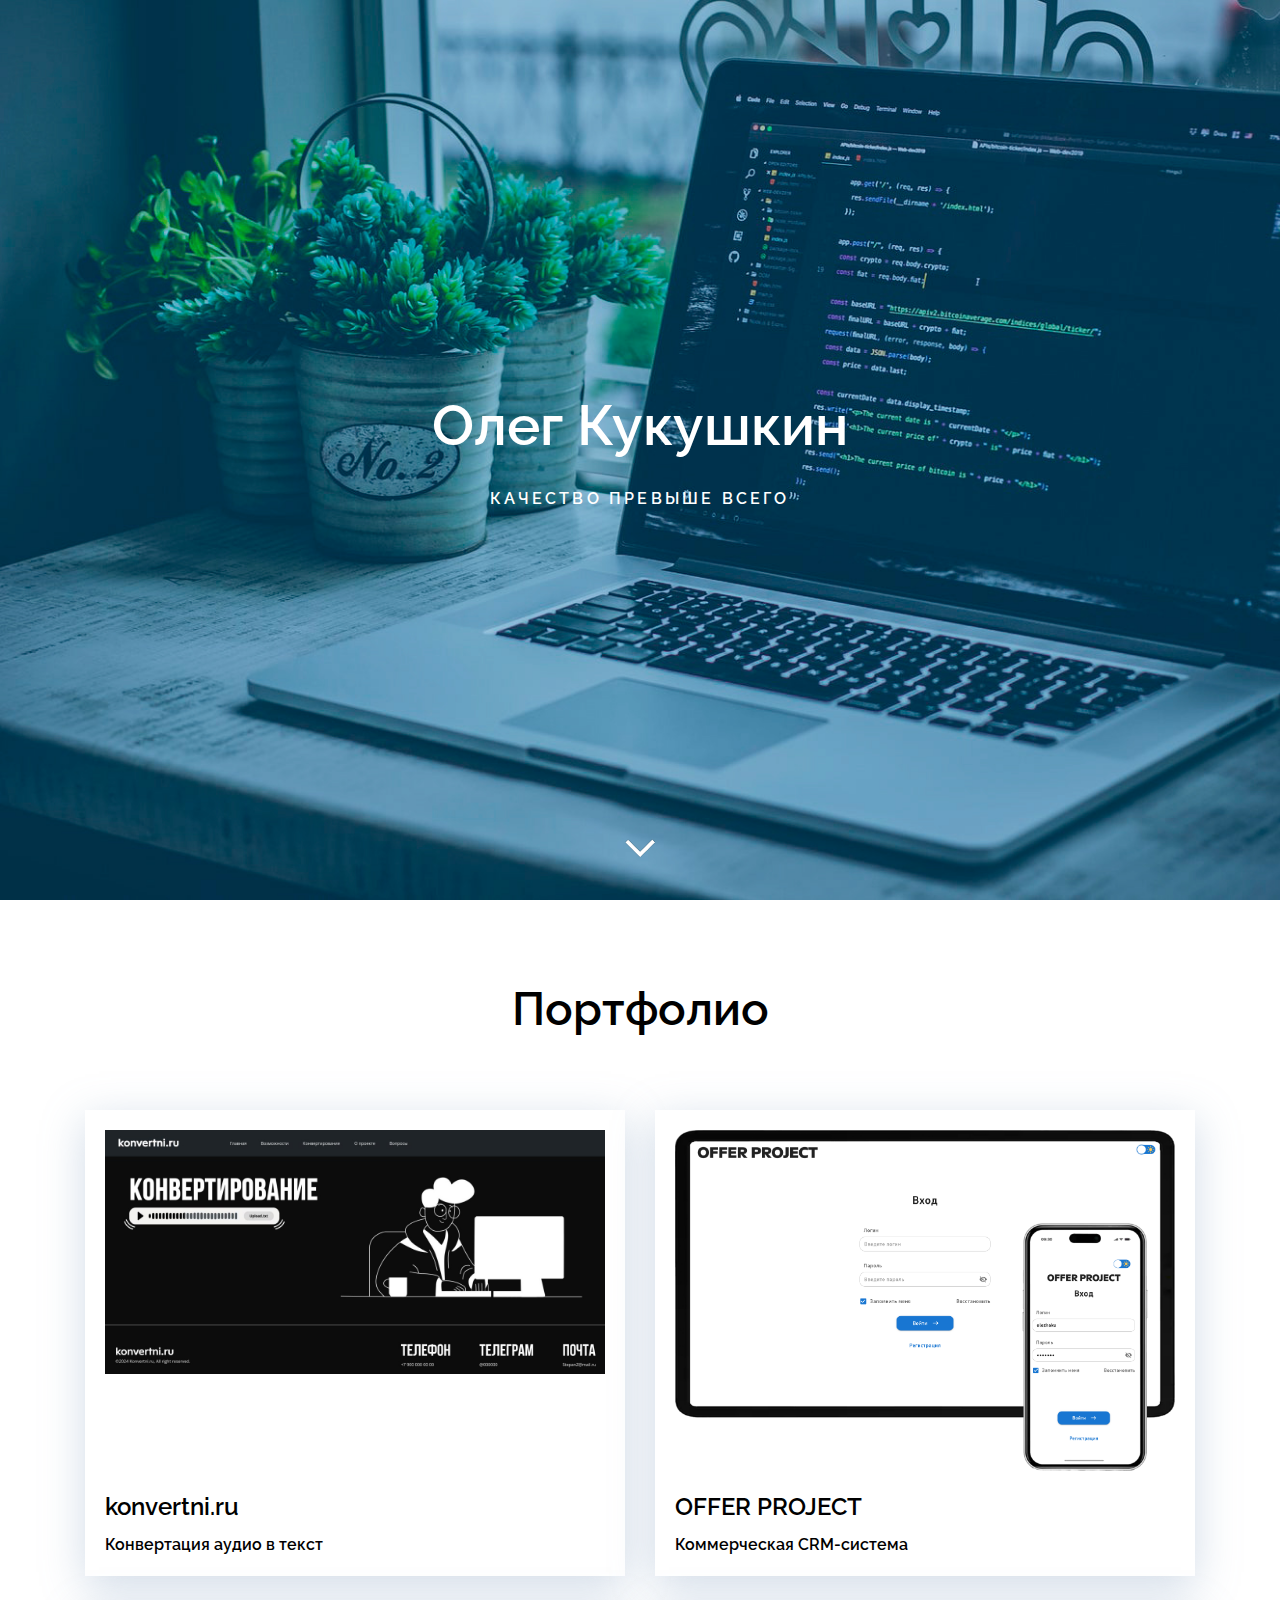
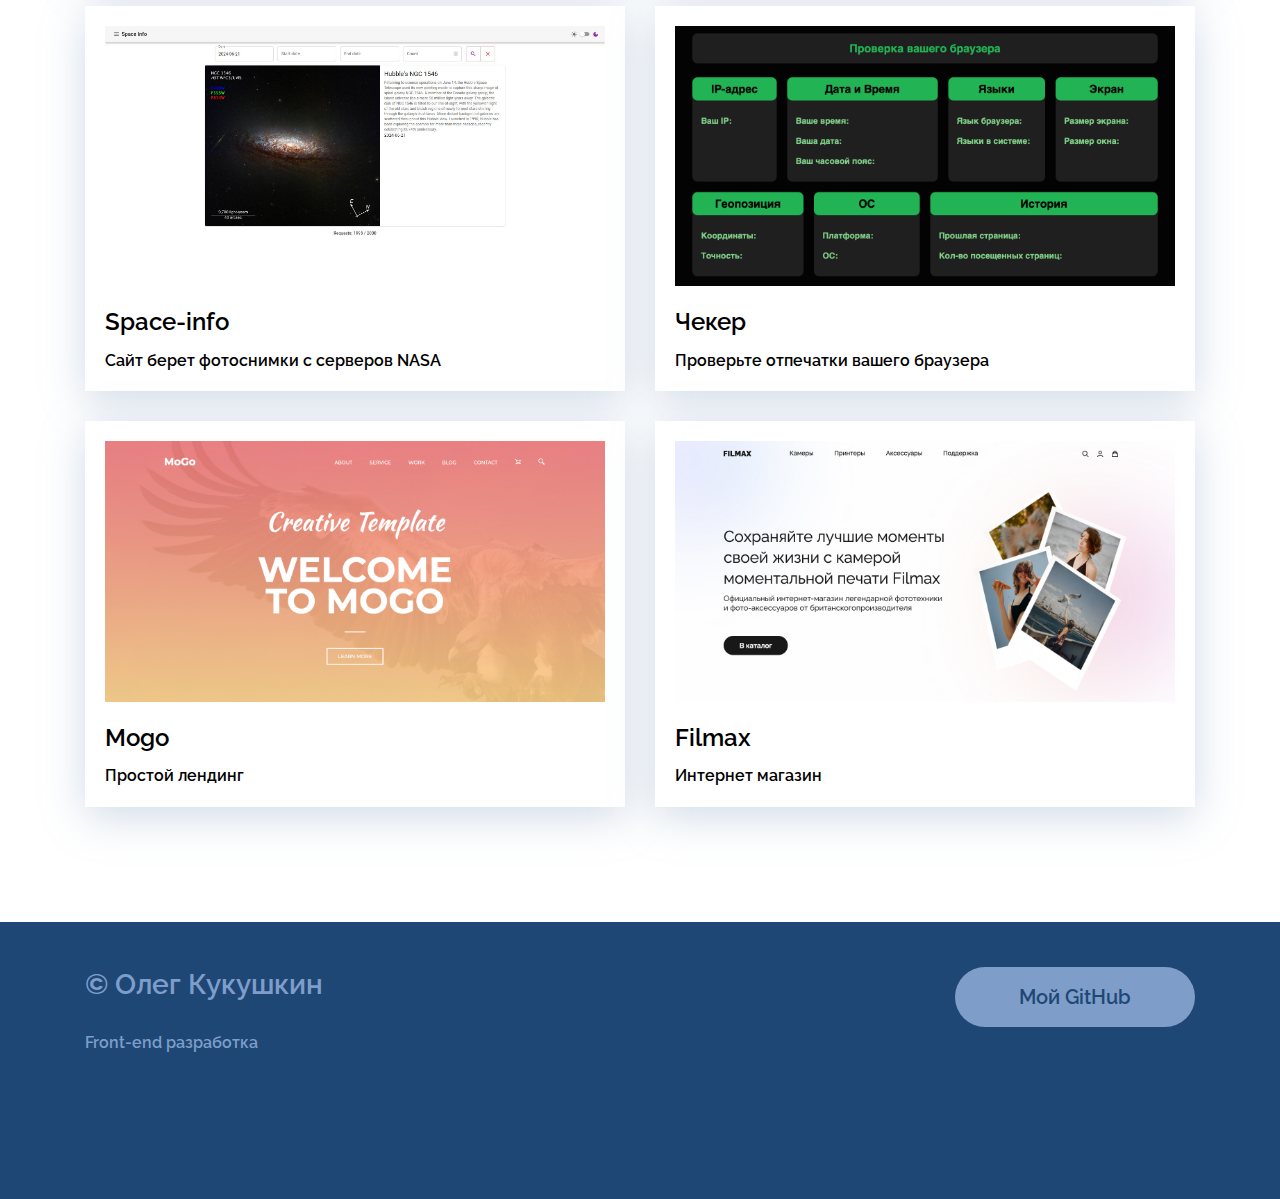
<file: index.html>
<!DOCTYPE html>
<html>
	<head>
		<meta charset="UTF-8" />
		<meta name="viewport" content="width=device-width, initial-scale=1.0" />
		<title>Сайт-портфолио</title>
		<link rel="stylesheet" href="./home/css/main.css" />
		<link rel="stylesheet" href="./home/css/media.css" />
	</head>
	<body>
		<header>
			<h1 class="header-title">Олег Кукушкин</h1>
			<p class="header-subtitle">Качество превыше всего</p>
			<a href="#portfolio" class="header-arrow">
				<img
					src="./home/img/header/arrow.png"
					alt="arrow"
					width="40px"
				/>
			</a>
		</header>

		<div class="portfolio" id="portfolio">
			<div class="container">
				<h2 class="portfolio-header">Портфолио</h2>

				<div class="portfolio-cards-wrapper">
					<div class="card">
						<a href="https://konvertni.ru" class="card-link">
							<img
								class="card-img"
								src="./home/img/portfolio/konvertni.jpg"
								alt="Todolist"
								width="500"
							/>
							<div>
								<h3 class="card-title">konvertni.ru</h3>
								<p>Конвертация аудио в текст</p>
							</div>
						</a>
					</div>

					<div class="card">
						<a href="https://offerproject.ru" class="card-link">
							<img
								class="card-img"
								src="./home/img/portfolio/offerproject.png"
								alt="Todolist"
								width="500"
							/>
							<div>
								<h3 class="card-title">OFFER PROJECT</h3>
								<p>Коммерческая CRM-система</p>
							</div>
						</a>
					</div>

					<div class="card">
						<a
							href="https://olezhaku.github.io/space-info/"
							class="card-link"
						>
							<img
								class="card-img"
								src="./home/img/portfolio/space-info.jpg"
								alt="Todolist"
								width="500"
							/>
							<div>
								<h3 class="card-title">Space-info</h3>
								<p>Сайт берет фотоснимки с серверов NASA</p>
							</div>
						</a>
					</div>

					<div class="card">
						<a href="./checker/index.html" class="card-link">
							<img
								class="card-img"
								src="./home/img/portfolio/checker.jpg"
								alt="Чекер"
								width="500"
							/>
							<div>
								<h3 class="card-title">Чекер</h3>
								<p>Проверьте отпечатки вашего браузера</p>
							</div>
						</a>
					</div>

					<div class="card">
						<a href="./mogo/index.html" class="card-link">
							<img
								class="card-img"
								src="./home/img/portfolio/mogo.jpg"
								alt="Лендинг"
								width="500"
							/>
							<div>
								<h3 class="card-title">Mogo</h3>
								<p>Простой лендинг</p>
							</div>
						</a>
					</div>

					<div class="card">
						<a href="./shop/index.html" class="card-link">
							<img
								class="card-img"
								src="./home/img/portfolio/shop.jpg"
								alt="Интернет магазин"
								width="500"
							/>
							<div>
								<h3 class="card-title">Filmax</h3>
								<p>Интернет магазин</p>
							</div>
						</a>
					</div>
				</div>
			</div>
		</div>

		<footer>
			<div class="container">
				<div class="footer-row">
					<div class="footer-copyright">
						<div class="footer-copyright-name">© Олег Кукушкин</div>
						<p>Front-end разработка</p>
					</div>

					<div class="footer-button">
						<a href="https://github.com/olezhaku"
							><button class="footer-btn">Мой GitHub</button></a
						>
					</div>
				</div>
			</div>
		</footer>
	</body>
</html>
</file>
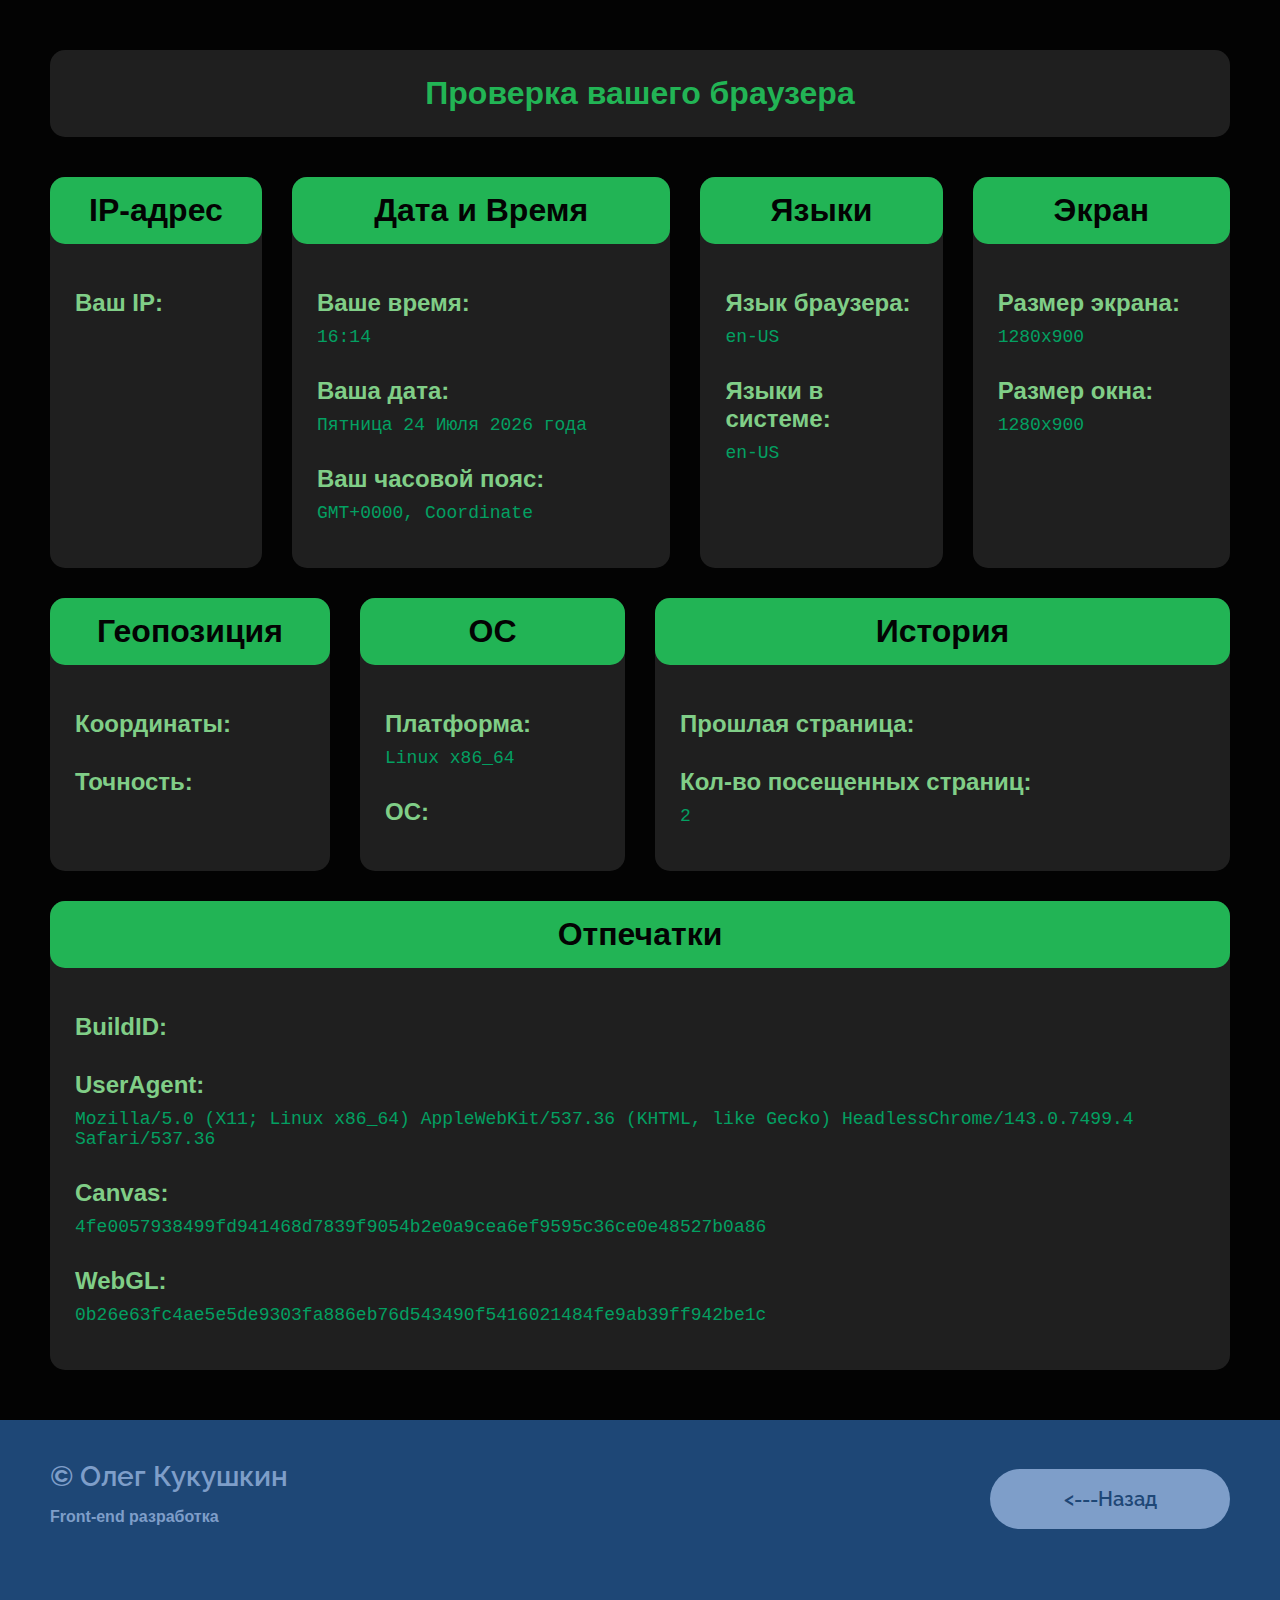
<file: checker/index.html>
<!DOCTYPE html>
<html lang="en">
<head>
    <meta charset="UTF-8">
    <meta name="viewport" content="width=device-width, initial-scale=1.0">
    <title>User Info</title>
    <link rel="stylesheet" href="./css/style.css">
    <link rel="stylesheet" href="./css/media.css">
</head>
<body>
    <div class="conteiner">
        <header>
            <h1>Проверка вашего браузера</h1>
        </header>
    
        <div class="one-section">
            <div class="card card-ip">
                <div class="card-header">
                    <h1>IP-адрес</h1>
                </div>

                <div class="card-body">
                    <h2>Ваш IP:</h2>
                    <p id="ip"></p>
                </div>
            </div>

            <div class="card card-time">
                <div class="card-header">
                    <h1>Дата и Время</h1>
                </div>

                <div class="card-body">
                    <h2>Ваше время:</h2>
                    <p id="time"></p>
        
                    <h2>Ваша дата:</h2>
                    <p id="date"></p>
        
                    <h2>Ваш часовой пояс:</h2>
                    <p id="timezone"></p>
                </div>
            </div>

            <div class="card card-lang">
                <div class="card-header">
                    <h1>Языки</h1>
                </div>

                <div class="card-body">
                    <h2>Язык браузера:</h2>
                    <p id="language"></p>
        
                    <h2>Языки в системе:</h2>
                    <p id="languages"></p>
                </div>
            </div>

            <div class="card card-display">
                <div class="card-header">
                    <h1>Экран</h1>
                </div>

                <div class="card-body">
                    <h2>Размер экрана:</h2>
                    <p id="screen-size"></p>
        
                    <h2>Размер окна:</h2>
                    <p id="window-size"></p>
                </div>
            </div>
        </div>

        <div class="two-section">
            <div class="card card-geo">
                <div class="card-header">
                    <h1>Геопозиция</h1>
                </div>

                <div class="card-body">
                    <h2>Координаты:</h2>
                    <p id="geoposition"></p>
    
                    <h2>Точность:</h2>
                    <p id="accuracy"></p>
                </div>
            </div>

            <div class="card card-os">
                <div class="card-header">
                    <h1>OC</h1>
                </div>

                <div class="card-body">
                    <h2>Платформа:</h2>
                    <p id="platform"></p>
        
                    <h2>OC:</h2>
                    <p id="oscpu"></p>
                </div>
            </div>

            <div class="card card-history">
                <div class="card-header">
                    <h1>История</h1>
                </div>
    
                <div class="card-body">
                    <h2>Прошлая страница:</h2>
                    <p id="referer"></p>
    
                    <h2>Кол-во посещенных страниц:</h2>
                    <p id="previoussites"></p>
                </div>
            </div>
        </div>
    
        <div class="card card-fingerprint">
            <div class="card-header">
                <h1>Отпечатки</h1>
            </div>

            <div class="card-body">
                <h2>BuildID:</h2>
                <p id="buildid"></p>

                <h2>UserAgent:</h2>
                <p id="useragent"></p>
    
                <h2>Canvas:</h2>
                <p id="canvas"></p>

                <h2>WebGL:</h2>
                <p id="webgl"></p>
            </div>
        </div>
    </div>

    <footer>
        <div class="footer-copyright">
            <div class="footer-copyright-name">
                © Олег Кукушкин
            </div>
            <p>
                Front-end разработка
            </p>
        </div>

        <div class="footer-button">
            <a href="../index.html"><button class="footer-btn"><---Назад</button></a>
        </div>
    </footer>
</body>
<script src="./js/userinfo.js"></script>
<script src="./js/sha256.js"></script>
<script src="./js/script.js"></script>
</html>
</file>
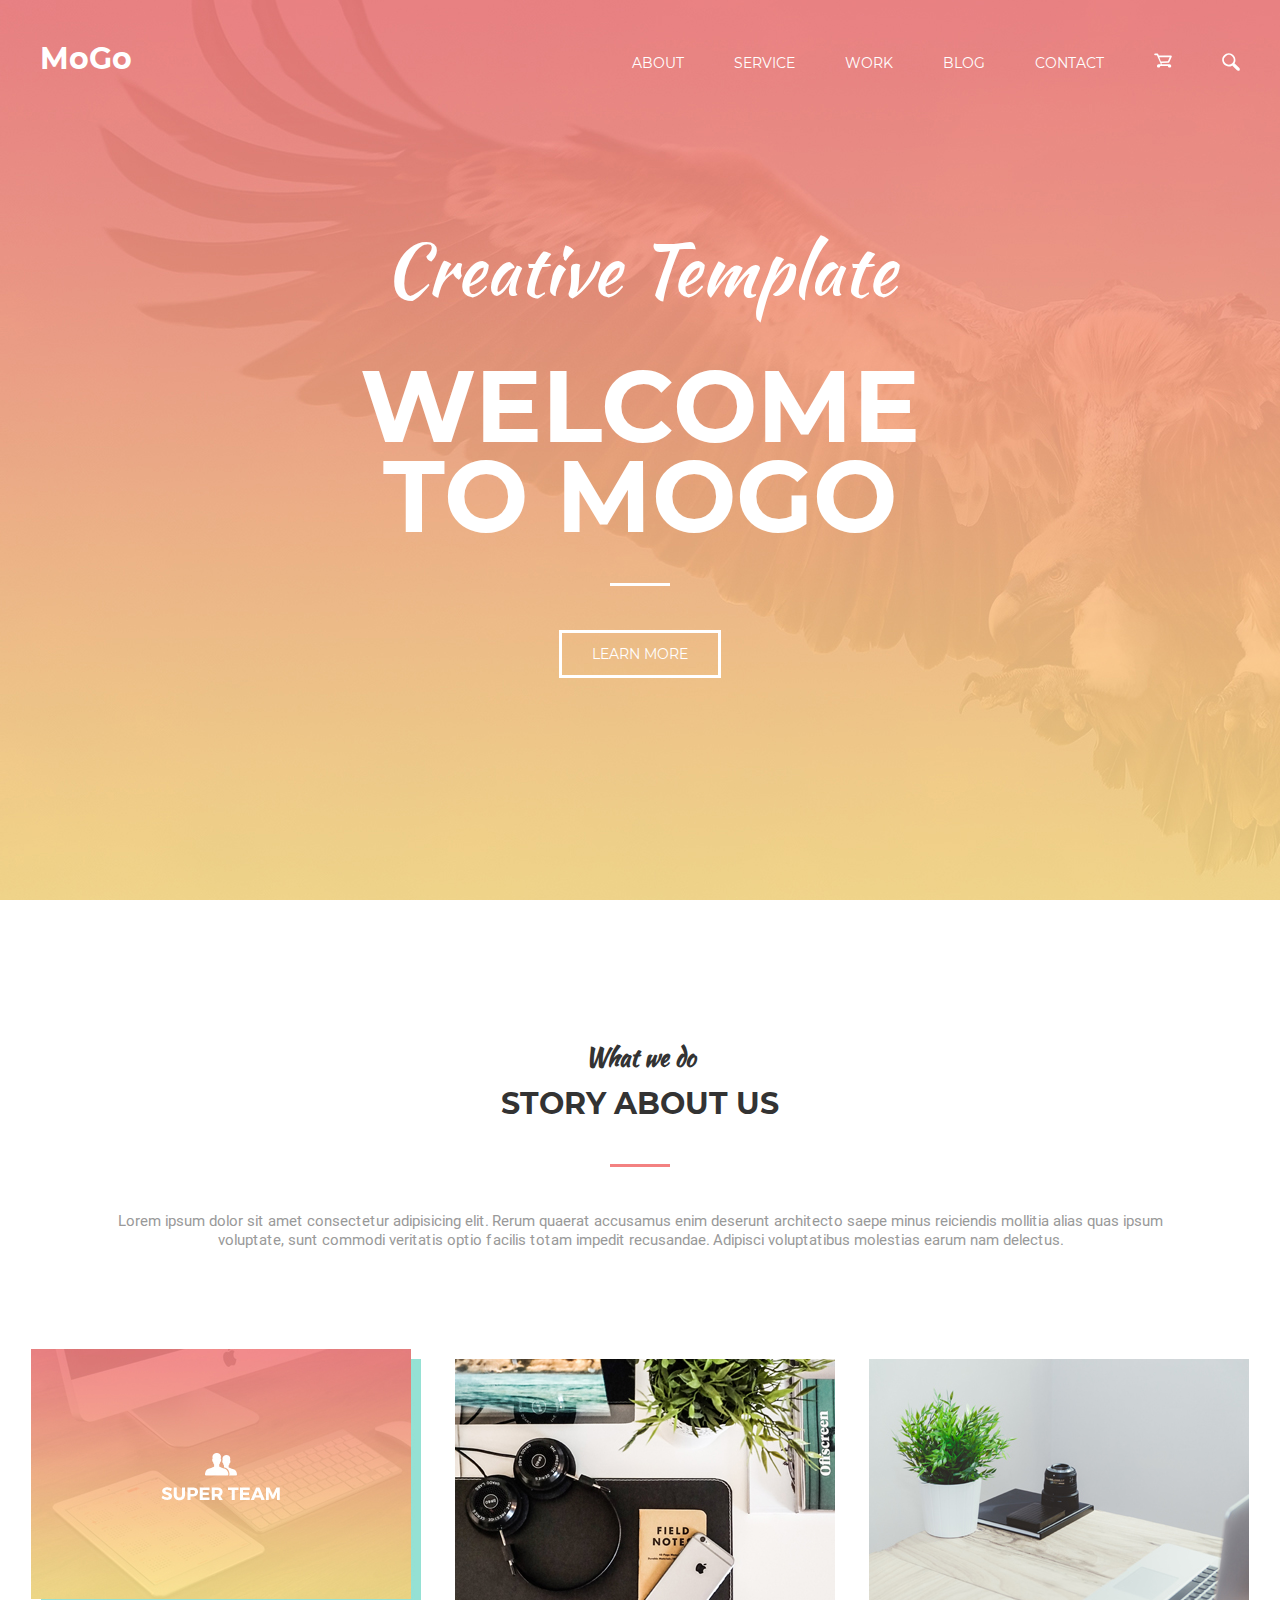
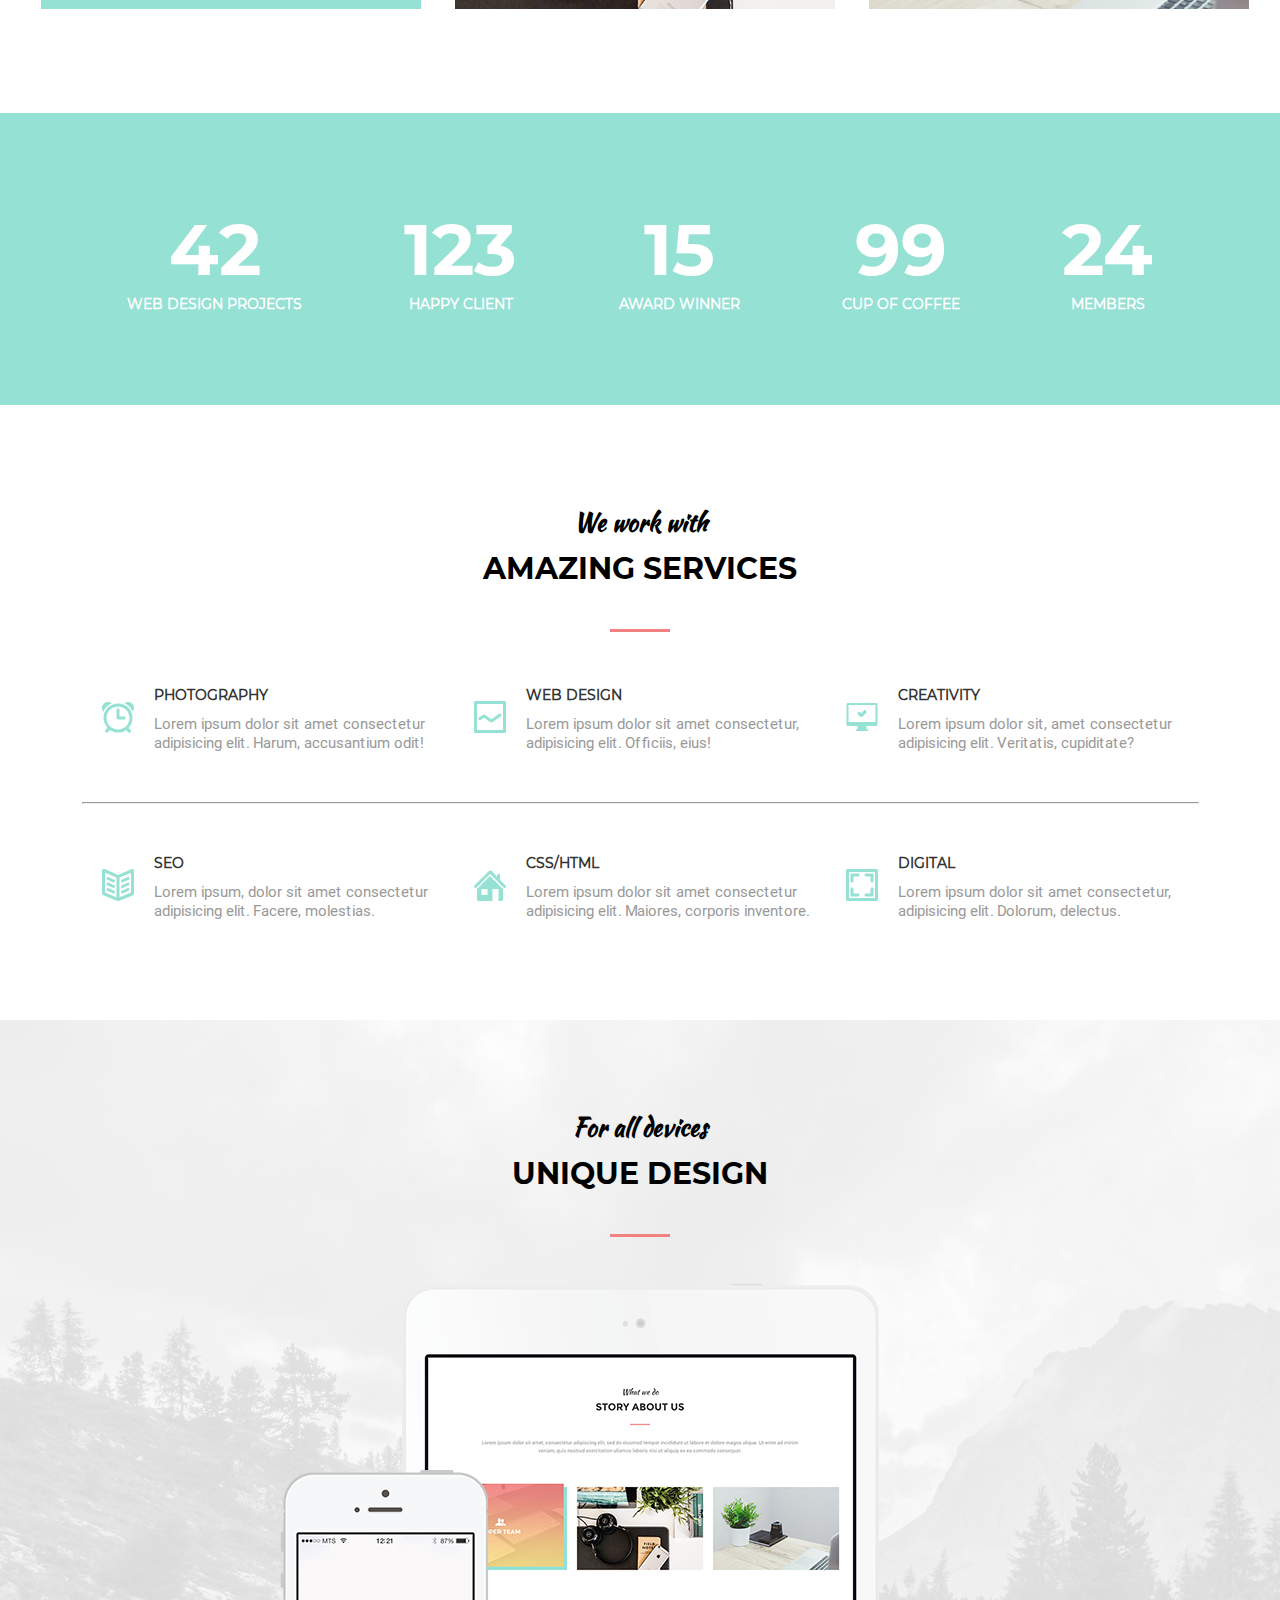
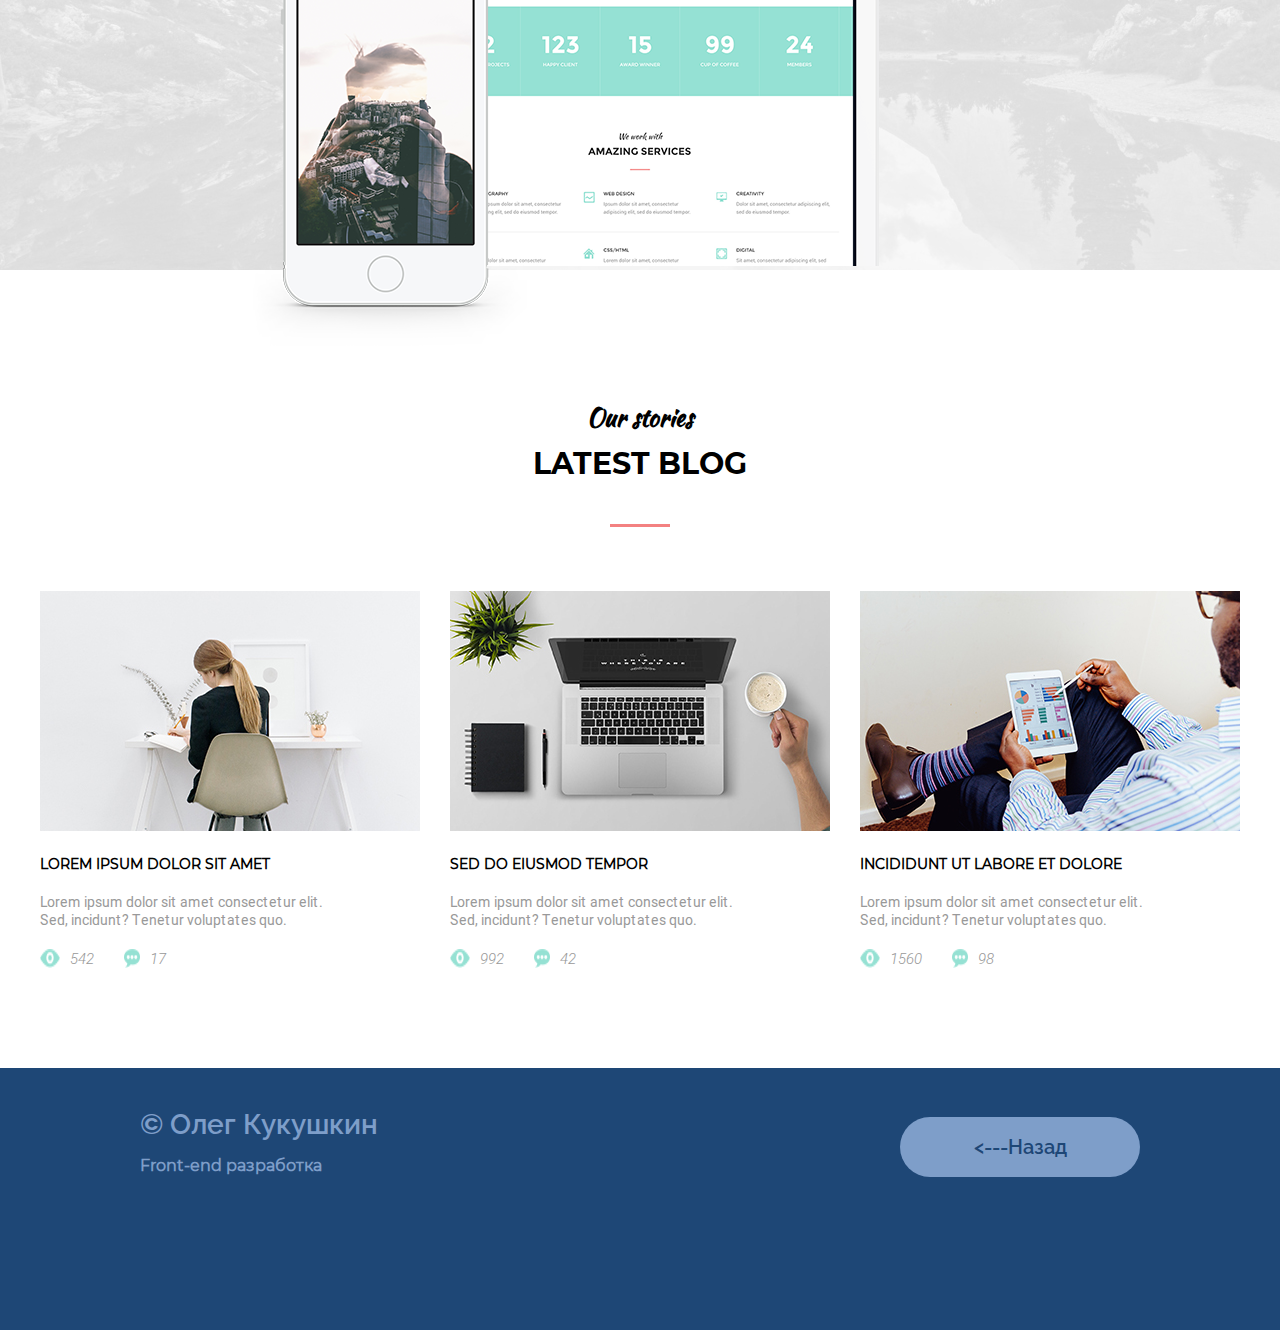
<file: mogo/index.html>
<!DOCTYPE html>
<html>
<head>
    <meta charset="UTF-8">
    <meta name="viewport" content="width=device-width, initial-scale=1.0">
    <title>MoGo</title>
    <link rel="stylesheet" href="./css/style.css">
    <link rel="stylesheet" href="./css/media.css">
</head>
<body>
    <header>
        <div class="head">
            <div class="logo">
                <ul>
                    <li><a>MoGo</a></li>
                </ul>
            </div>

            <div class="nav">
                <ul>
                    <li class="head-elem"><a class="head-elem-a" href="#">about</a></li>
                    <li class="head-elem"><a class="head-elem-a" href="#">service</a></li>
                    <li class="head-elem"><a class="head-elem-a" href="#">work</a></li>
                    <li class="head-elem"><a class="head-elem-a" href="#">blog</a></li>
                    <li class="head-elem"><a class="head-elem-a" href="#">contact</a></li>
                    <li class="head-elem"><a class="head-elem-a" id="head-elem-a-svg-1" href="#"><svg xmlns="http://www.w3.org/2000/svg" xmlns:xlink="http://www.w3.org/1999/xlink" width="18px" height="15px"><path id="nav-icons-1" fill-rule="evenodd" fill="rgb(255, 255, 255)" d="M17.725,3.662 L17.727,3.663 L15.252,9.163 L15.252,9.163 C15.130,9.434 14.866,9.627 14.554,9.647 L14.554,9.647 L7.427,10.122 L7.838,11.299 L15.600,11.299 C16.511,11.299 17.249,12.38 17.249,12.949 C17.249,13.861 16.511,14.599 15.600,14.599 C14.688,14.599 13.949,13.861 13.949,12.949 L6.249,12.949 C6.249,13.861 5.511,14.599 4.599,14.599 C3.688,14.599 2.949,13.861 2.949,12.949 C2.949,12.38 3.688,11.299 4.599,11.299 L6.90,11.299 L2.914,2.224 L1.24,2.224 C0.569,2.224 0.199,1.855 0.199,1.399 C0.199,0.944 0.569,0.574 1.24,0.574 L3.499,0.574 C3.859,0.574 4.162,0.806 4.275,1.128 L4.278,1.127 L4.759,2.499 L16.974,2.499 C17.430,2.499 17.799,2.868 17.799,3.324 C17.799,3.445 17.772,3.559 17.725,3.662 ZM5.336,4.149 L6.861,8.506 L13.950,8.34 L15.699,4.149 L5.336,4.149 Z"/></svg></a></li>
                    <li class="head-elem"><a class="head-elem-a" id="head-elem-a-svg-2" href="#"><svg xmlns="http://www.w3.org/2000/svg" xmlns:xlink="http://www.w3.org/1999/xlink" width="18px" height="18px"><path id="nav-icons-2" fill-rule="evenodd" fill="rgb(255, 255, 255)" d="M17.316,14.982 C17.615,15.281 17.799,15.693 17.799,16.149 C17.799,17.61 17.61,17.799 16.150,17.799 C15.694,17.799 15.281,17.614 14.983,17.316 L14.983,17.316 L10.147,12.480 C9.165,13.61 8.23,13.399 6.799,13.399 C3.154,13.399 0.199,10.445 0.199,6.799 C0.199,3.154 3.154,0.199 6.799,0.199 C10.445,0.199 13.399,3.154 13.399,6.799 C13.399,8.23 13.61,9.164 12.480,10.147 L17.316,14.982 L17.316,14.982 ZM6.799,1.849 C4.66,1.849 1.849,4.65 1.849,6.799 C1.849,9.533 4.66,11.749 6.799,11.749 C9.533,11.749 11.749,9.533 11.749,6.799 C11.749,4.65 9.533,1.849 6.799,1.849 Z"/></svg></a></li>
                </ul>
            </div>

            <div class="burger">
                <span></span>
            </div>
        </div>

        <div class="head-body">
            <div class="template">Creative Template</div>
            <div class="welcome">Welcome to MoGo</div>
            <div class="welcome-line"><svg xmlns="http://www.w3.org/2000/svg" xmlns:xlink="http://www.w3.org/1999/xlink" width="60px" height="3px"><path fill-rule="evenodd" fill="rgb(255, 255, 255)" d="M0.0,0.0 L59.999,0.0 L59.999,2.999 L0.0,2.999 L0.0,0.0 Z"/></svg></div>
            <div class="welcome-btn">
                <button><p>Learn more</p></button>
            </div>
        </div>
    </header>

    <div class="about">
        <h4>What we do</h4>
        <h2>story about us</h2>

        <div>
            <svg xmlns="http://www.w3.org/2000/svg" xmlns:xlink="http://www.w3.org/1999/xlink" width="60px" height="3px"><path fill-rule="evenodd"  fill="rgb(243, 129, 129)" d="M0.0,0.0 L59.999,0.0 L59.999,2.999 L0.0,2.999 L0.0,0.0 Z"/></svg>
        </div>

        <p>Lorem ipsum dolor sit amet consectetur adipisicing elit. Rerum quaerat accusamus enim deserunt architecto saepe minus reiciendis mollitia alias quas ipsum voluptate, sunt commodi veritatis optio facilis totam impedit recusandae. Adipisci voluptatibus molestias earum nam delectus.</p>
                
        <div class="about-img">
            <img src="./img/1.jpg" alt="">
            <img src="./img/2.jpg" alt="">
            <img src="./img/3.jpg" alt="">
        </div>
    </div>

    <div class="facts">
        <table>
            <tr>
                <th class="f-nums" id="f-num-1">42</th>
                <th class="f-nums" id="f-num-2">123</th>
                <th class="f-nums" id="f-num-3">15</th>
                <th class="f-nums" id="f-num-4">99</th>
                <th class="f-nums" id="f-num-5">24</th>
            </tr>
            <tr>
                <th class="f-desc">Web Design Projects</th>
                <th class="f-desc">happy client</th>
                <th class="f-desc">award winner</th>
                <th class="f-desc">cup of coffee</th>
                <th class="f-desc">members</th>
            </tr>
        </table>
    </div>

    <div class="service">
        <h4>We work with</h4>
        <h2>amazing services</h2>

        <div>
            <svg xmlns="http://www.w3.org/2000/svg" xmlns:xlink="http://www.w3.org/1999/xlink" width="60px" height="3px"><path fill-rule="evenodd"  fill="rgb(243, 129, 129)" d="M0.0,0.0 L59.999,0.0 L59.999,2.999 L0.0,2.999 L0.0,0.0 Z"/></svg>
        </div>

        <div class="service-blocks">

            <div class="s-block">
                <div class="s-picture">
                    <svg xmlns="http://www.w3.org/2000/svg" xmlns:xlink="http://www.w3.org/1999/xlink" width="32px" height="31px"><path fill-rule="evenodd"  fill="rgb(149, 225, 211)" d="M30.739,9.502 C29.156,5.806 26.193,2.843 22.497,1.260 C23.496,0.473 24.754,0.0 26.125,0.0 C29.369,0.0 31.999,2.629 31.999,5.874 C31.999,7.245 31.526,8.502 30.739,9.502 ZM30.499,15.999 C30.499,19.851 28.987,23.343 26.537,25.940 L28.565,27.967 C28.833,28.236 29.0,28.607 29.0,29.16 C29.0,29.835 28.335,30.499 27.516,30.499 C27.107,30.499 26.736,30.334 26.468,30.65 L24.289,27.886 C21.939,29.529 19.84,30.499 15.999,30.499 C12.921,30.499 10.71,29.533 7.723,27.896 L5.560,30.60 C5.289,30.331 4.914,30.499 4.499,30.499 C3.671,30.499 2.999,29.828 2.999,28.999 C2.999,28.585 3.167,28.210 3.439,27.939 L5.451,25.927 C3.7,23.331 1.499,19.845 1.499,15.999 C1.499,7.991 7.991,1.499 15.999,1.499 C24.8,1.499 30.499,7.991 30.499,15.999 ZM15.999,4.499 C9.648,4.499 4.499,9.648 4.499,15.999 C4.499,22.351 9.648,27.499 15.999,27.499 C22.351,27.499 27.499,22.351 27.499,15.999 C27.499,9.648 22.351,4.499 15.999,4.499 ZM22.0,17.499 L15.999,17.499 C15.171,17.499 14.500,16.828 14.500,15.999 L14.500,7.999 C14.500,7.171 15.171,6.499 15.999,6.499 C16.828,6.499 17.499,7.171 17.499,7.999 L17.499,14.499 L22.0,14.499 C22.828,14.499 23.499,15.171 23.499,15.999 C23.499,16.828 22.828,17.499 22.0,17.499 ZM1.287,9.705 C0.483,8.685 0.0,7.399 0.0,5.999 C0.0,2.685 2.686,0.0 5.999,0.0 C7.400,0.0 8.685,0.483 9.705,1.286 C5.930,2.904 2.904,5.930 1.287,9.705 Z"/></svg>
                </div>

                <div class="s-text">
                    <h3>photography</h3>
                    <p>Lorem ipsum dolor sit amet consectetur adipisicing elit. Harum, accusantium odit!</p>
                </div>
            </div>

            <div class="s-block">
                <div class="s-picture">
                    <svg xmlns="http://www.w3.org/2000/svg" xmlns:xlink="http://www.w3.org/1999/xlink" width="32px" height="32px"><path fill-rule="evenodd"  fill="rgb(149, 225, 211)" d="M30.499,31.999 L1.499,31.999 C0.671,31.999 0.0,31.328 0.0,30.499 L0.0,1.499 C0.0,0.671 0.671,0.0 1.499,0.0 L30.499,0.0 C31.328,0.0 32.0,0.671 32.0,1.499 L32.0,30.499 C32.0,31.328 31.328,31.999 30.499,31.999 ZM28.999,2.999 L3.0,2.999 L3.0,28.999 L28.999,28.999 L28.999,2.999 ZM5.215,16.238 L5.214,16.237 L9.214,13.737 L9.215,13.738 C9.443,13.598 9.712,13.517 9.999,13.517 C10.311,13.517 10.600,13.611 10.840,13.774 L10.845,13.765 L17.476,18.185 L25.114,12.794 C25.363,12.612 25.668,12.505 26.0,12.505 C26.828,12.505 27.499,13.176 27.499,14.5 C27.499,14.505 27.254,14.948 26.878,15.220 L26.878,15.221 L18.378,21.221 L18.378,21.220 C18.131,21.399 17.828,21.505 17.500,21.505 C17.179,21.505 16.882,21.404 16.638,21.232 L9.982,16.795 L6.846,18.755 C6.605,18.920 6.314,19.17 5.999,19.17 C5.171,19.17 4.499,18.345 4.499,17.517 C4.499,16.976 4.786,16.502 5.215,16.238 Z"/></svg>
                </div>

                <div class="s-text">
                    <h3>web design</h3>
                    <p>Lorem ipsum dolor sit amet consectetur, adipisicing elit. Officiis, eius!</p>
                </div>
            </div>

            <div class="s-block">
                <div class="s-picture">
                    <svg xmlns="http://www.w3.org/2000/svg" xmlns:xlink="http://www.w3.org/1999/xlink" width="32px" height="28px"><path fill-rule="evenodd"  fill="rgb(149, 225, 211)" d="M30.0,22.999 L22.500,22.999 L20.499,22.999 L20.499,25.499 L22.500,27.499 L22.500,27.999 L9.500,27.999 L9.500,27.499 L11.499,25.499 L11.499,22.999 L9.500,22.999 L2.0,22.999 C1.171,22.999 0.500,22.327 0.500,21.499 L0.500,1.499 C0.500,0.671 1.171,0.0 2.0,0.0 L30.0,0.0 C30.828,0.0 31.500,0.671 31.500,1.499 L31.500,21.499 C31.500,22.327 30.828,22.999 30.0,22.999 ZM29.500,1.999 L2.500,1.999 L2.500,18.999 L29.500,18.999 L29.500,1.999 ZM12.999,8.999 C13.414,8.999 13.789,9.167 14.60,9.439 L14.60,9.439 L14.999,10.378 L17.939,7.439 L17.939,7.439 C18.210,7.167 18.585,7.0 18.999,7.0 C19.828,7.0 20.499,7.671 20.499,8.499 C20.499,8.913 20.332,9.288 20.60,9.560 L20.60,9.560 L16.60,13.560 L16.60,13.560 C15.789,13.831 15.414,14.0 14.999,14.0 C14.585,14.0 14.210,13.831 13.939,13.560 L13.939,13.560 L11.939,11.560 L11.939,11.560 C11.667,11.289 11.499,10.913 11.499,10.500 C11.499,9.671 12.171,8.999 12.999,8.999 Z"/></svg>
                </div>

                <div class="s-text">
                    <h3>creativity</h3>
                    <p>Lorem ipsum dolor sit, amet consectetur adipisicing elit. Veritatis, cupiditate?</p>
                </div>
            </div>

        </div>

        <hr>

        <div class="service-blocks">

            <div class="s-block">
                <div class="s-picture">
                    <svg xmlns="http://www.w3.org/2000/svg" xmlns:xlink="http://www.w3.org/1999/xlink" width="32px" height="32px"><path fill-rule="evenodd"  fill="rgb(149, 225, 211)" d="M31.64,25.889 L16.593,31.877 C16.411,31.955 16.210,32.0 15.999,32.0 C15.789,32.0 15.588,31.955 15.406,31.877 L0.935,25.889 C0.386,25.666 0.0,25.128 0.0,24.499 L0.0,1.499 C0.0,0.671 0.671,0.0 1.499,0.0 C1.703,0.0 1.896,0.40 2.73,0.113 L2.73,0.113 L2.75,0.115 C2.80,0.116 2.84,0.118 2.89,0.120 L15.999,5.876 L29.910,0.120 C29.914,0.118 29.919,0.116 29.923,0.115 L29.926,0.113 L29.926,0.113 C30.103,0.40 30.296,0.0 30.499,0.0 C31.328,0.0 31.999,0.671 31.999,1.499 L31.999,24.499 C31.999,25.128 31.613,25.666 31.64,25.889 ZM14.499,8.502 L2.999,3.743 L2.999,23.496 L14.499,28.255 L14.499,8.502 ZM29.0,3.743 L17.499,8.502 L17.499,28.255 L29.0,23.496 L29.0,3.743 ZM19.879,10.634 L25.379,8.134 L25.379,8.134 C25.568,8.47 25.778,7.999 25.999,7.999 C26.828,7.999 27.500,8.671 27.500,9.499 C27.500,10.106 27.139,10.629 26.620,10.865 L26.620,10.865 L21.120,13.365 L21.120,13.365 C20.931,13.451 20.721,13.499 20.500,13.499 C19.671,13.499 18.999,12.828 18.999,11.999 C18.999,11.392 19.360,10.870 19.879,10.634 ZM19.879,16.134 L19.879,16.134 L25.379,13.634 L25.379,13.634 C25.568,13.548 25.778,13.499 25.999,13.499 C26.828,13.499 27.500,14.171 27.500,14.999 C27.500,15.606 27.139,16.129 26.620,16.365 L21.120,18.865 L21.120,18.864 C20.931,18.951 20.721,18.999 20.500,18.999 C19.671,18.999 18.999,18.327 18.999,17.500 C18.999,16.892 19.360,16.370 19.879,16.134 ZM19.879,21.634 L19.879,21.634 L25.379,19.134 L25.379,19.134 C25.568,19.47 25.778,18.999 25.999,18.999 C26.828,18.999 27.500,19.671 27.500,20.499 C27.500,21.106 27.139,21.629 26.620,21.865 L26.620,21.865 L21.120,24.365 L21.120,24.365 C20.931,24.451 20.721,24.499 20.500,24.499 C19.671,24.499 18.999,23.828 18.999,22.999 C18.999,22.392 19.360,21.870 19.879,21.634 ZM6.0,7.999 C6.221,7.999 6.431,8.47 6.620,8.134 L6.620,8.134 L12.120,10.634 L12.120,10.634 C12.639,10.870 13.0,11.392 13.0,11.999 C13.0,12.828 12.328,13.499 11.499,13.499 C11.278,13.499 11.68,13.451 10.879,13.365 L10.879,13.365 L5.379,10.865 L5.379,10.865 C4.860,10.629 4.499,10.106 4.499,9.499 C4.499,8.671 5.171,7.999 6.0,7.999 ZM6.0,13.499 C6.221,13.499 6.431,13.548 6.620,13.634 L6.620,13.634 L12.120,16.134 L12.120,16.134 C12.639,16.370 13.0,16.892 13.0,17.500 C13.0,18.327 12.328,18.999 11.499,18.999 C11.278,18.999 11.68,18.951 10.879,18.864 L10.879,18.865 L5.379,16.365 L5.379,16.365 C4.860,16.129 4.499,15.606 4.499,14.999 C4.499,14.171 5.171,13.499 6.0,13.499 ZM6.0,18.999 C6.221,18.999 6.431,19.47 6.620,19.134 L6.620,19.134 L12.120,21.634 L12.120,21.634 C12.639,21.870 13.0,22.392 13.0,22.999 C13.0,23.828 12.328,24.499 11.499,24.499 C11.278,24.499 11.68,24.451 10.879,24.365 L10.879,24.365 L5.379,21.865 L5.379,21.865 C4.860,21.629 4.499,21.106 4.499,20.499 C4.499,19.671 5.171,18.999 6.0,18.999 Z"/></svg>
                </div>

                <div class="s-text">
                    <h3>seo</h3>
                    <p>Lorem ipsum, dolor sit amet consectetur adipisicing elit. Facere, molestias.</p>
                </div>
            </div>

            <div class="s-block">
                <div class="s-picture">
                    <svg xmlns="http://www.w3.org/2000/svg" xmlns:xlink="http://www.w3.org/1999/xlink" width="32px" height="31px"><path fill-rule="evenodd"  fill="rgb(149, 225, 211)" d="M31.999,16.499 C31.999,17.328 31.328,17.999 30.499,17.999 C30.104,17.999 29.748,17.843 29.480,17.594 L29.476,17.597 L16.38,4.159 L16.38,4.158 L15.999,4.122 L15.999,4.121 L2.553,17.568 L2.553,17.567 C2.282,17.834 1.910,17.999 1.500,17.999 C0.671,17.999 0.0,17.328 0.0,16.499 C0.0,16.74 0.177,15.691 0.460,15.418 L14.918,0.960 C15.191,0.676 15.575,0.499 15.999,0.499 L15.999,0.499 L15.999,0.499 C16.0,0.499 16.0,0.499 16.0,0.499 C16.27,0.499 16.53,0.500 16.79,0.501 C16.83,0.501 16.87,0.502 16.92,0.502 C16.114,0.504 16.137,0.506 16.159,0.508 C16.160,0.508 16.162,0.508 16.163,0.509 C16.531,0.549 16.858,0.721 17.96,0.977 L17.97,0.976 L22.999,6.878 L22.999,5.499 C22.999,4.671 23.671,3.999 24.499,3.999 C25.328,3.999 25.999,4.671 25.999,5.499 L25.999,9.878 L31.597,15.476 L31.594,15.480 C31.844,15.747 31.999,16.104 31.999,16.499 ZM28.999,18.999 L28.999,23.499 L28.999,25.499 L28.999,29.499 C28.999,30.328 28.328,30.999 27.500,30.999 L24.499,30.999 L24.499,18.999 L18.500,18.999 L18.500,30.999 L4.500,30.999 C3.671,30.999 3.0,30.328 3.0,29.499 L3.0,25.499 L3.0,23.499 L3.0,18.999 L15.999,5.999 L28.999,18.999 ZM13.499,18.999 L7.499,18.999 L7.499,25.0 L13.499,25.0 L13.499,18.999 Z"/></svg>
                </div>

                <div class="s-text">
                    <h3>css/html</h3>
                    <p>Lorem ipsum dolor sit amet consectetur adipisicing elit. Maiores, corporis inventore.</p>
                </div>
            </div>

            <div class="s-block">
                <div class="s-picture">
                    <svg xmlns="http://www.w3.org/2000/svg" xmlns:xlink="http://www.w3.org/1999/xlink" width="32px" height="32px"><path fill-rule="evenodd"  fill="rgb(149, 225, 211)" d="M30.500,32.0 L1.500,32.0 C0.671,32.0 0.0,31.328 0.0,30.499 L0.0,1.499 C0.0,0.671 0.671,0.0 1.500,0.0 L30.500,0.0 C31.328,0.0 32.0,0.671 32.0,1.499 L32.0,30.499 C32.0,31.328 31.328,32.0 30.500,32.0 ZM29.0,2.999 L2.999,2.999 L2.999,28.999 L29.0,28.999 L29.0,2.999 ZM6.500,4.499 L11.999,4.499 L11.999,4.499 C12.828,4.499 13.499,5.171 13.499,5.999 C13.499,6.828 12.828,7.499 11.999,7.499 L11.999,7.499 L7.500,7.499 L7.500,11.999 L7.500,11.999 C7.500,12.828 6.828,13.499 5.999,13.499 C5.171,13.499 4.499,12.828 4.499,11.999 L4.499,11.999 L4.499,6.499 L4.499,6.499 L4.499,4.499 L6.500,4.499 L6.500,4.499 ZM4.499,19.999 L4.499,19.999 C4.499,19.171 5.171,18.499 5.999,18.499 C6.828,18.499 7.500,19.171 7.500,19.999 L7.500,19.999 L7.500,24.499 L11.999,24.499 L11.999,24.499 C12.828,24.499 13.499,25.171 13.499,25.999 C13.499,26.828 12.828,27.499 11.999,27.499 L11.999,27.499 L6.500,27.499 L6.500,27.499 L4.499,27.499 L4.499,25.499 L4.499,25.499 L4.499,19.999 ZM19.999,4.499 L20.0,4.499 L25.499,4.499 L25.499,4.499 L27.499,4.499 L27.499,6.499 L27.499,6.499 L27.499,11.999 L27.499,11.999 C27.499,12.828 26.828,13.499 25.999,13.499 C25.171,13.499 24.499,12.828 24.499,11.999 L24.499,11.999 L24.499,7.499 L19.999,7.499 L19.999,7.499 C19.171,7.499 18.499,6.828 18.499,5.999 C18.499,5.171 19.171,4.499 19.999,4.499 ZM19.999,24.499 L19.999,24.499 L24.499,24.499 L24.499,19.999 L24.499,19.999 C24.499,19.171 25.171,18.499 25.999,18.499 C26.828,18.499 27.499,19.171 27.499,19.999 L27.499,19.999 L27.499,25.499 L27.499,25.499 L27.499,27.499 L25.499,27.499 L25.499,27.499 L20.0,27.499 L19.999,27.499 C19.171,27.499 18.499,26.828 18.499,25.999 C18.499,25.171 19.171,24.499 19.999,24.499 Z"/></svg>
                </div>

                <div class="s-text">
                    <h3>digital</h3>
                    <p>Lorem ipsum dolor sit amet consectetur, adipisicing elit. Dolorum, delectus.</p>
                </div>
            </div>

        </div>
    </div>

    <div class="feauture">
        <h4>For all devices</h4>
        <h2>Unique design</h2>

        <div>
            <svg xmlns="http://www.w3.org/2000/svg" xmlns:xlink="http://www.w3.org/1999/xlink" width="60px" height="3px"><path fill-rule="evenodd"  fill="rgb(243, 129, 129)" d="M0.0,0.0 L59.999,0.0 L59.999,2.999 L0.0,2.999 L0.0,0.0 Z"/></svg>
        </div>

        <div class="f-img">
            <img src="./img/display.png" alt="">
        </div>
        <div class="f-phone">
            <img src="./img/White.png" alt="">
        </div>
    </div>  

    <div class="blog">
        <h4>Our stories</h4>
        <h2>Latest blog</h2>

        <div>
            <svg xmlns="http://www.w3.org/2000/svg" xmlns:xlink="http://www.w3.org/1999/xlink" width="60px" height="3px"><path fill-rule="evenodd"  fill="rgb(243, 129, 129)" d="M0.0,0.0 L59.999,0.0 L59.999,2.999 L0.0,2.999 L0.0,0.0 Z"/></svg>
        </div>

        <div class="blog-section">
            <div class="blog-card">
                <img src="./img/woman.jpg" alt="">
                <div class="blog-text">
                    <h1>Lorem ipsum dolor sit amet</h1>
                    <p>Lorem ipsum dolor sit amet consectetur elit. Sed, incidunt? Tenetur voluptates quo.</p>
                    
                </div>
                
                <div class="info-view">
                    <img src="./img/VIEW.png" alt="">
                    <p>542</p>
                    <img src="./img/Message.png" alt="">
                    <p>17</p>
                </div>
                
            </div>

            <div class="blog-card">
                <img src="./img/mac.jpg" alt="">
                <div class="blog-text">
                    <h1>sed do eiusmod tempor</h1>
                    <p>Lorem ipsum dolor sit amet consectetur elit. Sed, incidunt? Tenetur voluptates quo.</p>
                </div>

                <div class="info-view">
                    <img src="./img/VIEW.png" alt="">
                    <p>992</p>
                    <img src="./img/Message.png" alt="">
                    <p>42</p>
                </div>
            </div>

            <div class="blog-card">
                <img src="./img/man.jpg" alt="">
                <div class="blog-text">
                    <h1>incididunt ut labore et dolore</h1>
                    <p>Lorem ipsum dolor sit amet consectetur elit. Sed, incidunt? Tenetur voluptates quo.</p>
                </div>

                <div class="info-view">
                    <img src="./img/VIEW.png" alt="">
                    <p>1560</p>
                    <img src="./img/Message.png" alt="">
                    <p>98</p>
                </div>
            </div>
        </div>
    </div>

    <footer>
        <div class="footer-copyright">
            <div class="footer-copyright-name">
                © Олег Кукушкин
            </div>
            <p>
                Front-end разработка
            </p>
        </div>

        <div class="footer-button">
            <a href="../index.html"><button class="footer-btn"><---Назад</button></a>
        </div>
    </footer>
</body>
<script src="./js/script.js"></script>
</html>
</file>
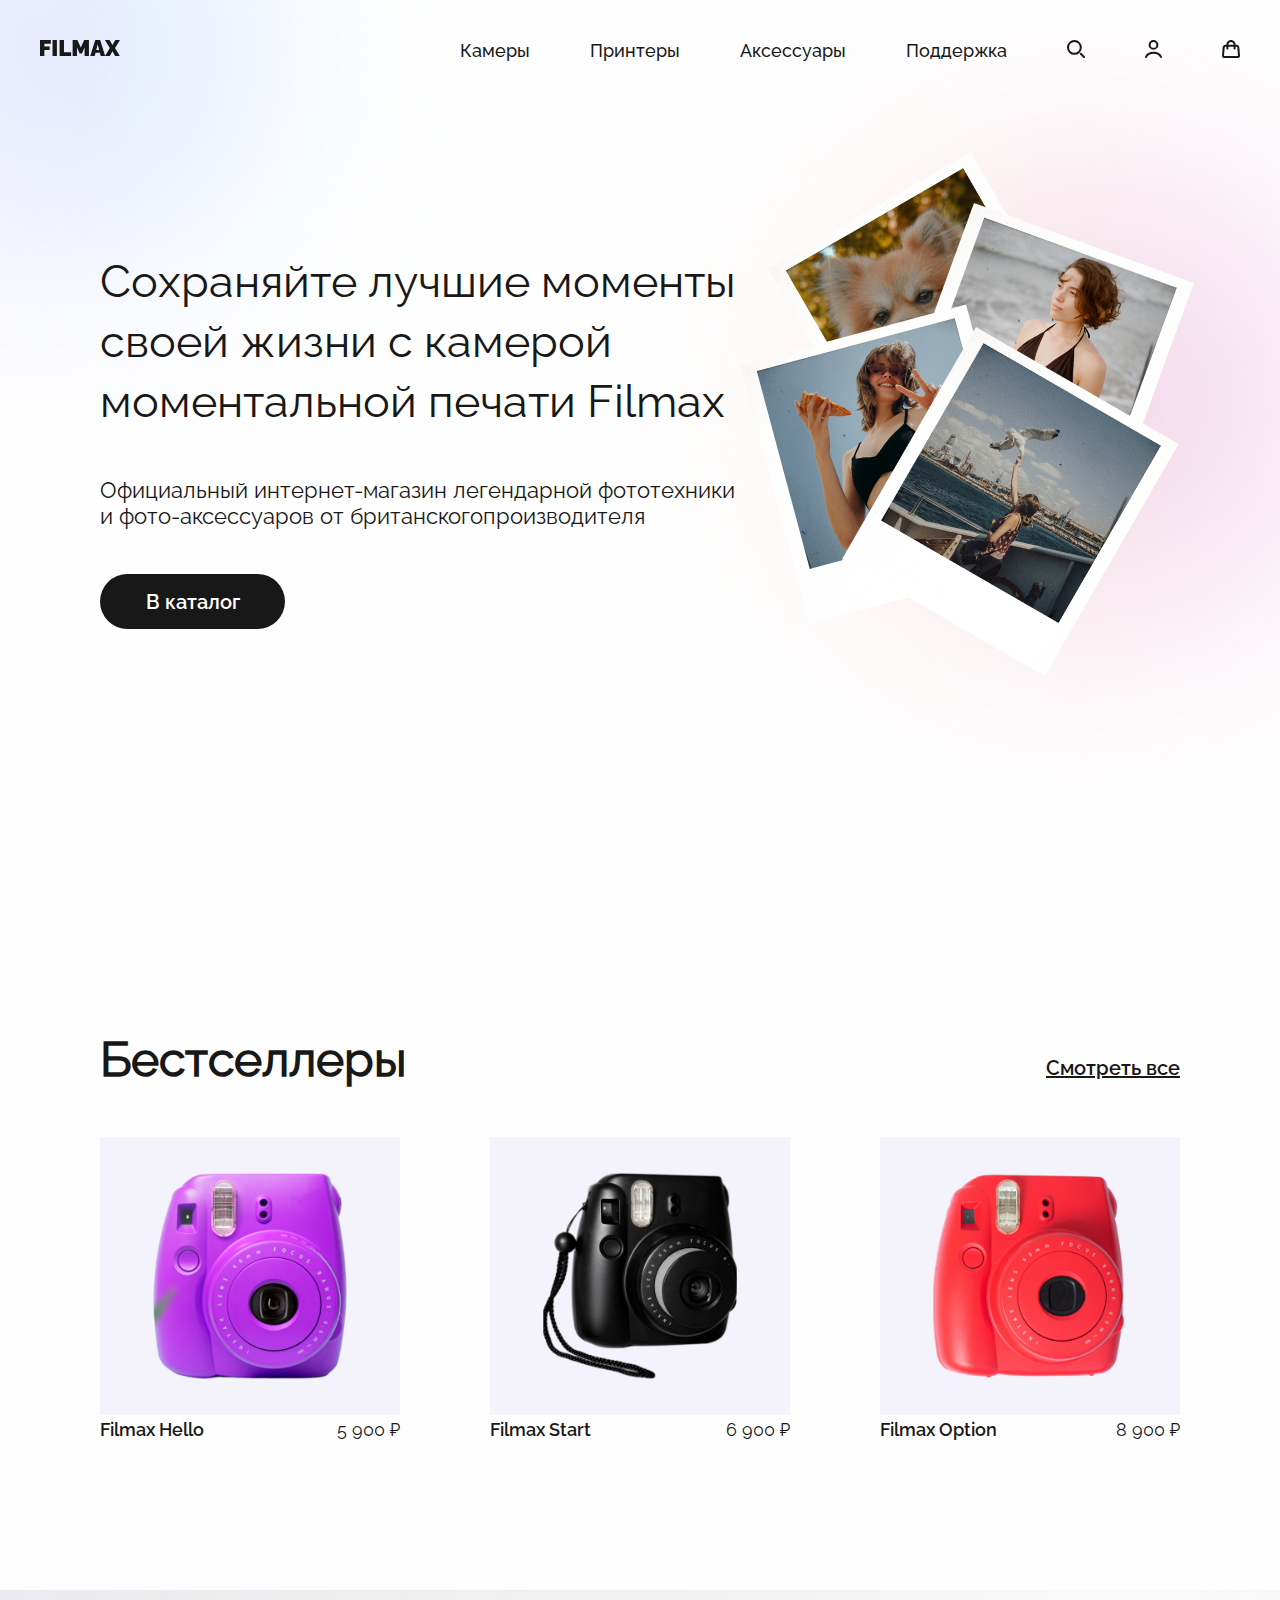
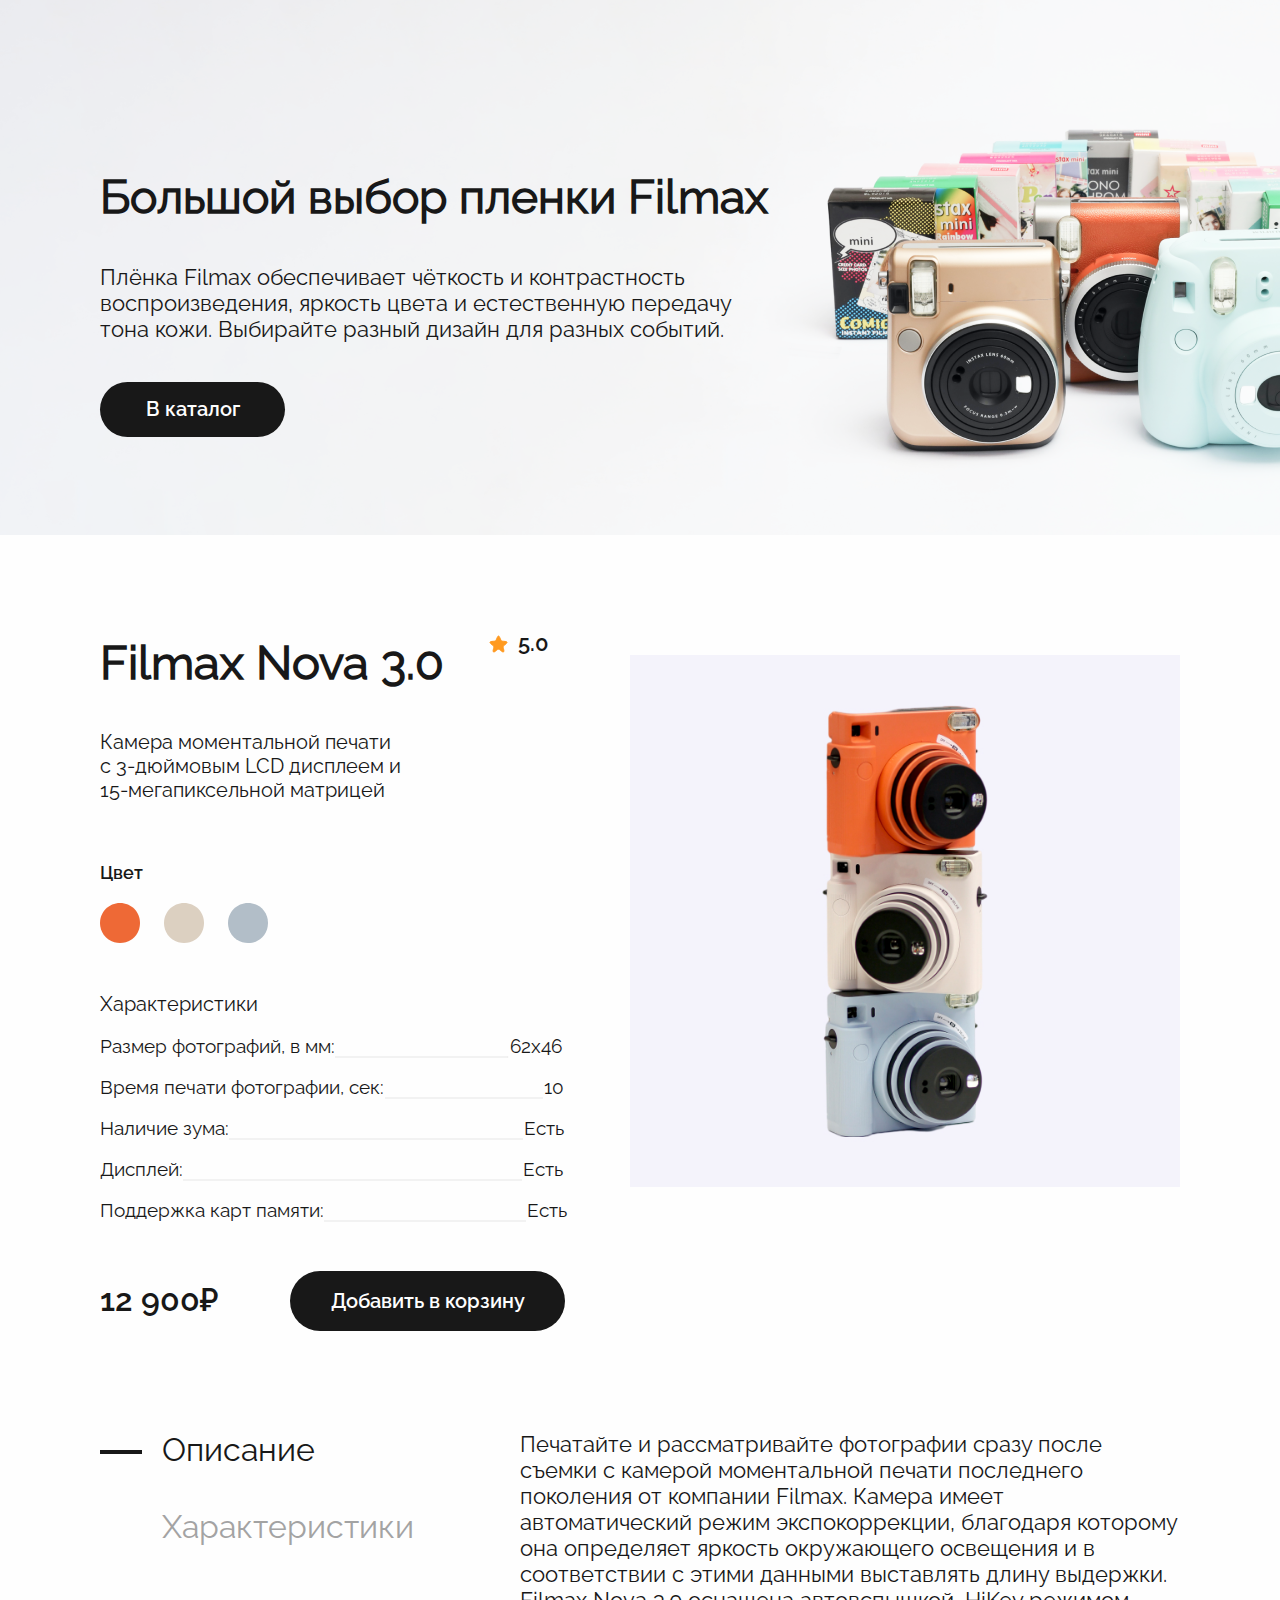
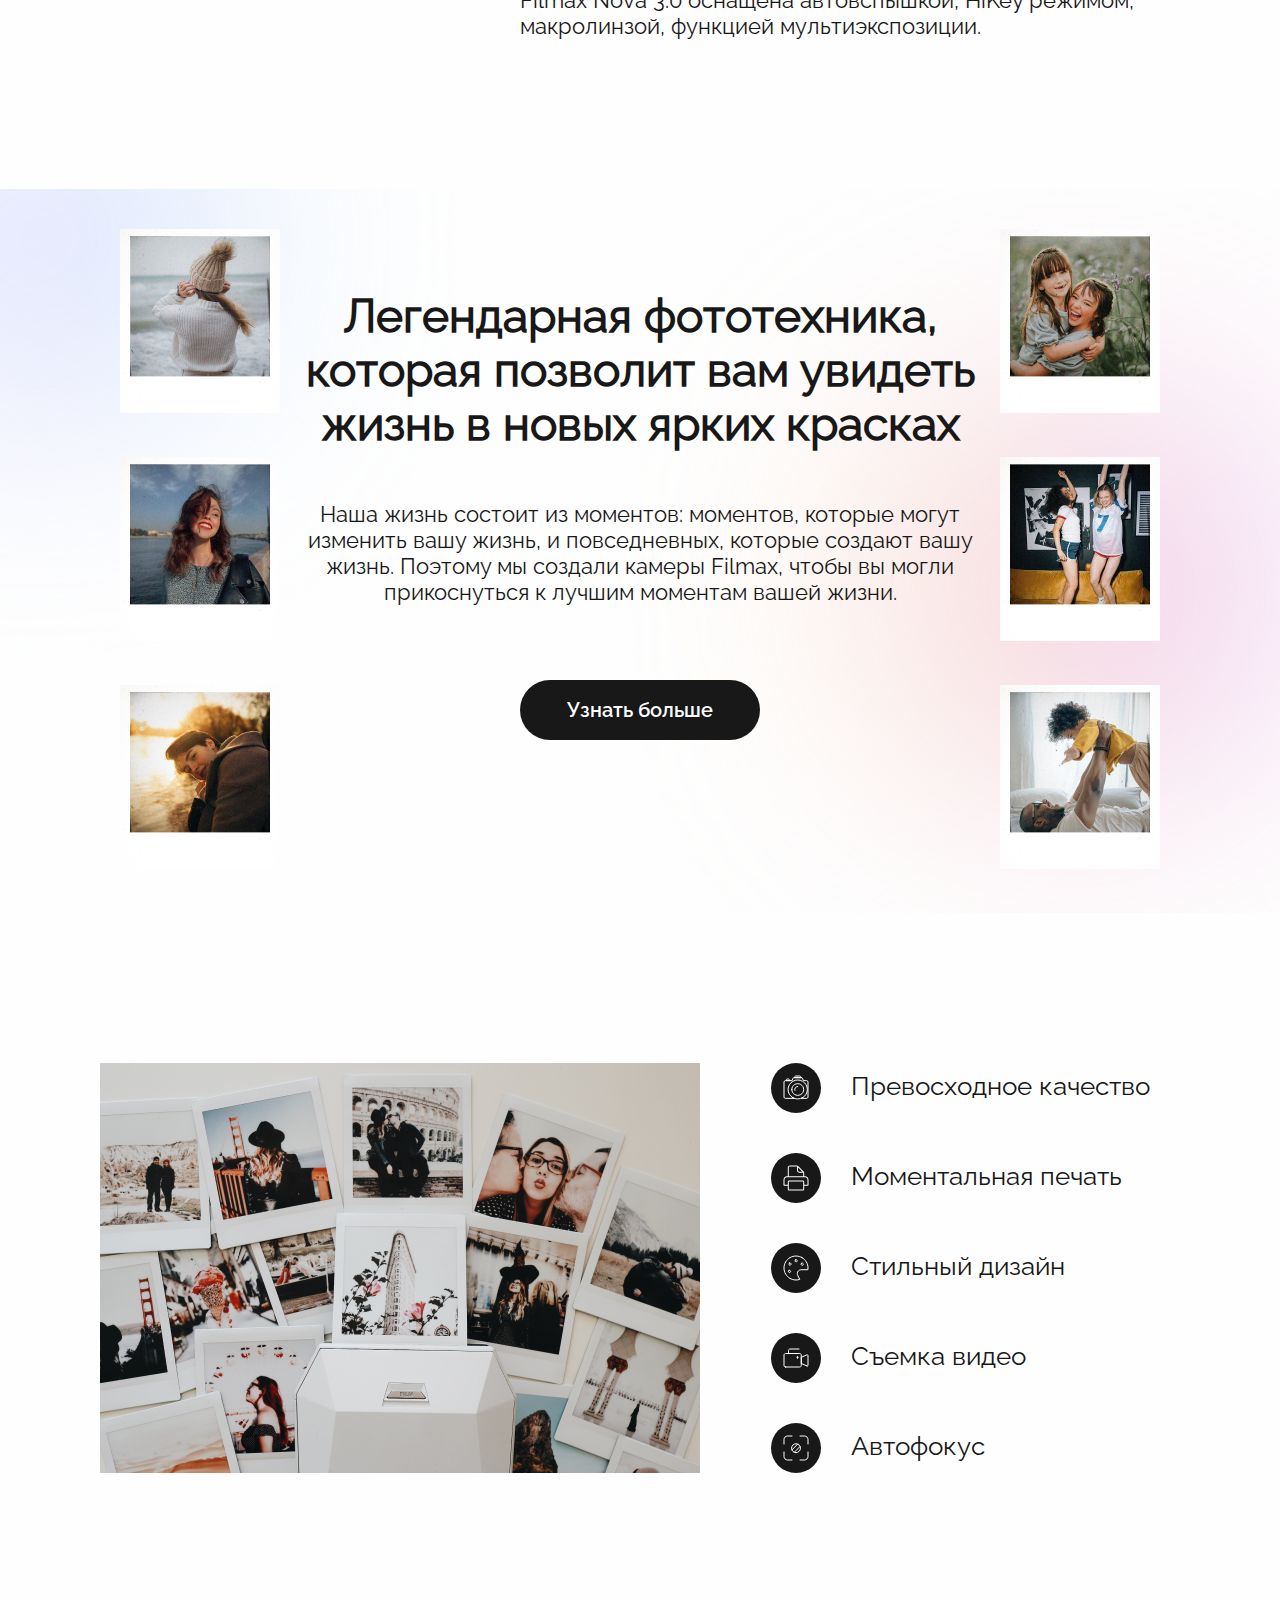
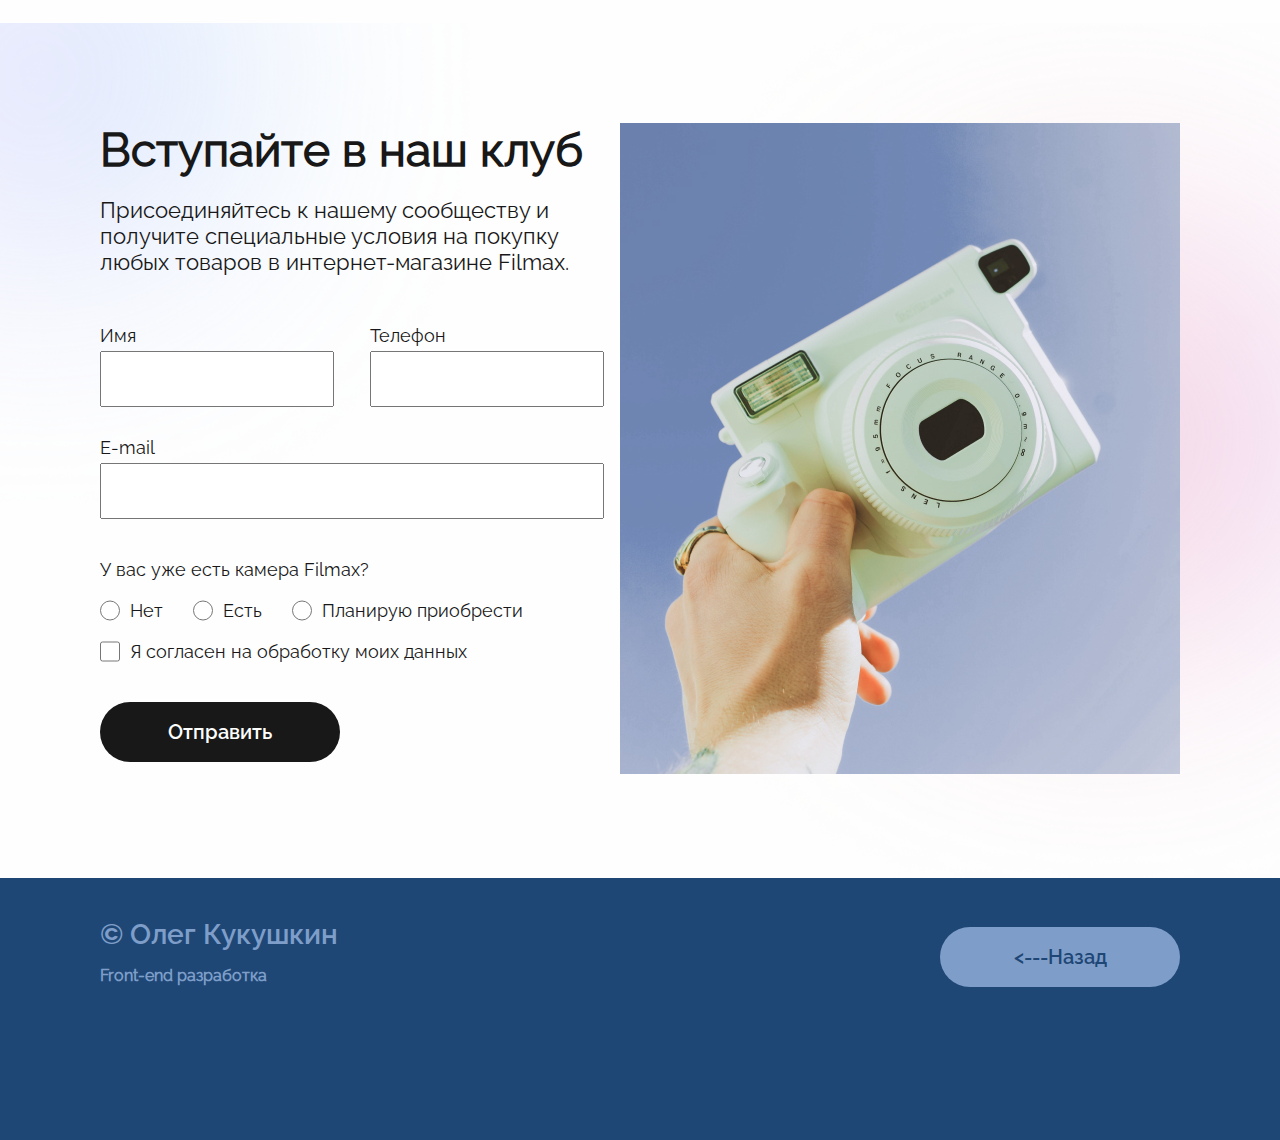
<file: shop/index.html>
<!DOCTYPE html>
<html>
<head>
    <meta charset="UTF-8">
    <meta name="viewport" content="width=device-width, initial-scale=1.0">
    <title>Filmax</title>
    <link rel="stylesheet" href="./css/styles.css">
    <link rel="stylesheet" href="./css/media.css">
</head>
<body>
    <header>
        <div class="head">
            <div class="logo">
                <svg width="80" height="16" viewBox="0 0 80 16" fill="none" xmlns="http://www.w3.org/2000/svg"><path d="M0 16V0H10.8423V3.83099H4.34138V6.49014H9.64009V10.0507H4.34138V16H0Z" fill="#181818"/><path d="M12.545 16V0H16.8863V16H12.545Z" fill="#181818"/><path d="M19.611 16V0H23.9524V12.169H31.1212V16H19.611Z" fill="#181818"/><path d="M44.5898 16V7.57183L41.9404 13.4986H39.625L36.9756 7.57183V16H32.6343V0H37.3764L40.7827 7.52676L44.2113 0H48.9311V16H44.5898Z" fill="#181818"/><path d="M55.2877 0H60.1411L65.1727 16H60.7645L59.8072 12.8676H55.5994L54.6643 16H50.2339L55.2877 0ZM59.117 9.93803L57.7144 4.30422L56.245 9.93803H59.117Z" fill="#181818"/><path d="M69.5807 0L72.4527 5.04789L75.3247 0H80L75.0352 8.11268L79.8219 16H75.1466L72.4527 11.1775L69.7588 16H65.0612L69.8479 8.11268L64.8831 0H69.5807Z" fill="#181818"/></svg>
            </div>
            
            <div class="nav">
                <ul>
                    <li>Камеры</li>
                    <li>Принтеры</li>
                    <li>Аксессуары</li>
                    <li>Поддержка</li>
                    <li>
                        <svg width="18" height="18" viewBox="0 0 18 18" fill="none" xmlns="http://www.w3.org/2000/svg"><path d="M17 17L13.8 13.8M13.8 7.4C13.8 10.9346 10.9346 13.8 7.4 13.8C3.86538 13.8 1 10.9346 1 7.4C1 3.86538 3.86538 1 7.4 1C10.9346 1 13.8 3.86538 13.8 7.4Z" stroke="#181818" stroke-width="2" stroke-linecap="round"/></svg>
                    </li>
                    <li>
                        <svg width="17" height="18" viewBox="0 0 17 18" fill="none" xmlns="http://www.w3.org/2000/svg"><path d="M16 17C15.5576 15.7589 14.5828 14.6622 13.2268 13.88C11.8707 13.0978 10.2092 12.6738 8.5 12.6738C6.79075 12.6738 5.12927 13.0978 3.77323 13.88C2.41719 14.6622 1.44239 15.7589 1 17M12.3823 4.89127C12.3823 7.04035 10.6441 8.78253 8.5 8.78253C6.35587 8.78253 4.61771 7.04035 4.61771 4.89127C4.61771 2.74218 6.35587 1 8.5 1C10.6441 1 12.3823 2.74218 12.3823 4.89127Z" stroke="#181818" stroke-width="2" stroke-linecap="round"/></svg>
                    </li>
                    <li>
                        <svg width="18" height="18" viewBox="0 0 18 18" fill="none" xmlns="http://www.w3.org/2000/svg"><path d="M4.39705 8.52941C4.39705 9.0817 4.84476 9.52941 5.39705 9.52941C5.94933 9.52941 6.39705 9.0817 6.39705 8.52941H4.39705ZM5.39705 4.76471L6.39705 4.76471L5.39705 4.76471ZM12.603 4.76471H13.603V4.76471L12.603 4.76471ZM11.603 8.52941C11.603 9.0817 12.0507 9.52941 12.603 9.52941C13.1552 9.52941 13.603 9.0817 13.603 8.52941H11.603ZM9 1V2V1ZM1.05595 14.9613L2.05278 15.0408L1.05595 14.9613ZM16.9441 14.9613L17.9409 14.8818L16.9441 14.9613ZM16.4812 9.15795L15.4844 9.23745L16.4812 9.15795ZM1.51878 9.15795L0.52195 9.07845L1.51878 9.15795ZM6.39705 8.52941L6.39705 4.76471L4.39705 4.76471L4.39705 8.52941H6.39705ZM11.603 4.76471V8.52941H13.603V4.76471H11.603ZM9 2C10.3966 2 11.603 3.19596 11.603 4.76471L13.603 4.76471C13.603 2.17507 11.5831 -3.57628e-07 9 0V2ZM6.39705 4.76471C6.39705 3.19596 7.60336 2 9 2V0C6.41693 -2.38419e-07 4.39705 2.17507 4.39705 4.76471L6.39705 4.76471ZM5.10929 6.70588H12.8907V4.70588H5.10929V6.70588ZM15.4844 9.23745L15.9472 15.0408L17.9409 14.8818L17.478 9.07845L15.4844 9.23745ZM15.1488 16H2.8512V18H15.1488V16ZM2.05278 15.0408L2.51562 9.23745L0.52195 9.07845L0.0591139 14.8818L2.05278 15.0408ZM2.8512 16C2.3624 16 2.10456 15.9975 1.93037 15.9723C1.79004 15.952 1.87503 15.9388 1.95993 16.0352L0.458952 17.357C0.811471 17.7573 1.25929 17.896 1.64391 17.9517C1.99467 18.0025 2.4239 18 2.8512 18V16ZM0.0591139 14.8818C0.0233154 15.3307 -0.0135213 15.7665 0.00517225 16.1246C0.0251314 16.507 0.112892 16.964 0.458952 17.357L1.95993 16.0352C2.03838 16.1243 2.01136 16.1909 2.00245 16.0203C1.99228 15.8255 2.0125 15.5459 2.05278 15.0408L0.0591139 14.8818ZM15.9472 15.0408C15.9875 15.5459 16.0077 15.8255 15.9975 16.0203C15.9886 16.1909 15.9616 16.1243 16.0401 16.0352L17.541 17.357C17.8871 16.964 17.9749 16.507 17.9948 16.1246C18.0135 15.7665 17.9767 15.3307 17.9409 14.8818L15.9472 15.0408ZM15.1488 18C15.5761 18 16.0053 18.0025 16.3561 17.9517C16.7407 17.896 17.1885 17.7573 17.541 17.357L16.0401 16.0352C16.125 15.9388 16.21 15.952 16.0696 15.9723C15.8954 15.9975 15.6376 16 15.1488 16V18ZM12.8907 6.70588C13.7056 6.70588 14.2159 6.70803 14.5911 6.75895C14.9338 6.80545 15.0263 6.87706 15.075 6.92391L16.4612 5.48218C15.9928 5.03187 15.4333 4.8549 14.86 4.77711C14.3192 4.70373 13.6493 4.70588 12.8907 4.70588V6.70588ZM17.478 9.07845C17.4148 8.28506 17.3618 7.59738 17.249 7.05049C17.1312 6.47954 16.9242 5.92735 16.4612 5.48218L15.075 6.92391C15.1291 6.9759 15.2133 7.08192 15.2902 7.4545C15.372 7.85115 15.417 8.39234 15.4844 9.23745L17.478 9.07845ZM5.10929 4.70588C4.3507 4.70588 3.68078 4.70373 3.13998 4.77711C2.56665 4.8549 2.00719 5.03187 1.53882 5.48218L2.92497 6.92391C2.97371 6.87706 3.06618 6.80545 3.40888 6.75895C3.78413 6.70803 4.29435 6.70588 5.10929 6.70588V4.70588ZM2.51562 9.23745C2.58302 8.39234 2.628 7.85115 2.70982 7.4545C2.78666 7.08192 2.8709 6.9759 2.92497 6.92391L1.53882 5.48218C1.07579 5.92735 0.86881 6.47954 0.751047 7.05049C0.638247 7.59738 0.585225 8.28506 0.52195 9.07845L2.51562 9.23745Z" fill="#181818"/></svg>
                    </li>
                </ul>
            </div>
        </div>

        <div class="burger">
            <span></span>
        </div>
        
        <div class="section">
            <div class="preview">
                <div class="preview-body">
                    <h1>
                        Сохраняйте лучшие моменты своей жизни с камерой моментальной печати Filmax
                    </h1>
                    <p>
                        Официальный интернет-магазин легендарной фототехники и фото-аксессуаров от британскогопроизводителя
                    </p>    
                    <button>
                        В каталог
                    </button>
                </div>
                
                <div class="preview-img">
                    <img src="./img/one-sec/photos.png" alt="">
                </div>
            </div>     
        </div>
    </header>

    <div class="bestsellers section">
        <div class="best-head">
            <h2>Бестселлеры</h2>
            <a href="#">Смотреть все</a>
        </div>
        
        <div class="best-rows">
            <div class="best-card">
                <div class="best-img">
                    <img src="./img/bestsellers/Group 193.jpg" alt="">
                </div>
                
                <div class="best-text">
                    <p>Filmax Hello</p>
                    <p class="best-cost">5 900 ₽</p>
                </div>
            </div>
                
            <div class="best-card">
                <div class="best-img">
                    <img src="./img/bestsellers/Group 193 (1).jpg" alt="">
                </div>
                
                <div class="best-text">
                    <p>Filmax Start</p>
                    <p class="best-cost">6 900 ₽</p>
                </div>
            </div>

            <div class="best-card">
                <div class="best-img">
                    <img src="./img/bestsellers/Group 193 (2).jpg" alt="">
                </div>
                
                <div class="best-text">
                    <p>Filmax Option</p>
                    <p class="best-cost">8 900 ₽</p>
                </div>
            </div>
        </div>
    </div>
    
    <div class="lead">     
        <div class="lead-body section">
            <h2>Большой выбор пленки Filmax</h2>

            <div class="lead-text">
                <p>
                    Плёнка Filmax обеспечивает чёткость и контрастность воспроизведения, яркость цвета и естественную передачу тона кожи. Выбирайте разный дизайн для разных событий.
                </p>
            </div>

            <button>В каталог</button>
        </div>    
    </div>
    
    <div class="products section">
        <div class="product">
            <div class="product-section-one">
                <div class="product-head">
                    <h3>Filmax Nova 3.0</h3>

                    <svg width="19" height="18" viewBox="0 0 19 18" fill="none" xmlns="http://www.w3.org/2000/svg"><path d="M11.3292 3.81742L11.3653 3.90488C11.8032 4.96602 12.0222 5.49659 12.4684 5.81907C12.9147 6.14156 13.5005 6.19255 14.6721 6.29454L14.8839 6.31298C16.8014 6.47989 17.7601 6.56334 17.9653 7.15622C18.1704 7.74909 17.4584 8.37871 16.0344 9.63794L15.5592 10.0582C14.8383 10.6956 14.4779 11.0144 14.3099 11.4321C14.2786 11.51 14.2525 11.5899 14.2319 11.6711C14.1215 12.1066 14.227 12.5689 14.4381 13.4937L14.5038 13.7815C14.8918 15.481 15.0857 16.3308 14.7471 16.6973C14.6205 16.8343 14.456 16.9329 14.2733 16.9813C13.7843 17.111 13.0901 16.5612 11.7017 15.4615C10.79 14.7394 10.3341 14.3784 9.81075 14.2972C9.60489 14.2652 9.39511 14.2652 9.18925 14.2972C8.66588 14.3784 8.21003 14.7394 7.29832 15.4615C5.90988 16.5612 5.21566 17.111 4.72669 16.9813C4.54397 16.9329 4.37949 16.8343 4.25294 16.6973C3.91426 16.3308 4.10823 15.481 4.49617 13.7815L4.56188 13.4937C4.77297 12.5689 4.87851 12.1066 4.76809 11.6711C4.74749 11.5899 4.72144 11.51 4.6901 11.4321C4.52211 11.0144 4.16168 10.6956 3.44083 10.0582L2.96557 9.63794C1.54156 8.37871 0.82956 7.74909 1.03471 7.15622C1.23986 6.56334 2.1986 6.47989 4.11608 6.31298L4.32789 6.29454C5.4995 6.19255 6.0853 6.14156 6.53156 5.81907C6.97781 5.49659 7.19677 4.96602 7.6347 3.90488L7.67079 3.81742C8.44594 1.93914 8.83352 1 9.5 1C10.1665 1 10.5541 1.93914 11.3292 3.81742Z" fill="#FF9A20" stroke="#FF9A20"/></svg>

                    <p>5.0</p>
                </div>
                
                <div class="product-body">
                    <p>Камера моментальной печати <br> с 3-дюймовым LCD дисплеем и <br> 15-мегапиксельной матрицей</p>
                    
                    <div class="product-colors">
                        <p>Цвет</p>
                        <svg xmlns="http://www.w3.org/2000/svg" xmlns:xlink="http://www.w3.org/1999/xlink" width="40px" height="40px"><path fill-rule="evenodd" fill="rgb(238, 105, 54)" d="M19.999,0.0 C31.45,0.0 40.0,8.954 40.0,20.0 C40.0,31.45 31.45,39.999 19.999,39.999 C8.954,39.999 0.0,31.45 0.0,20.0 C0.0,8.954 8.954,0.0 19.999,0.0 Z"/></svg>
                        <svg xmlns="http://www.w3.org/2000/svg" xmlns:xlink="http://www.w3.org/1999/xlink" width="40px" height="40px"><path fill-rule="evenodd" fill="rgb(220, 208, 193)"d="M20.0,0.0 C31.45,0.0 40.0,8.954 40.0,20.0 C40.0,31.45 31.45,39.999 20.0,39.999 C8.954,39.999 0.0,31.45 0.0,20.0 C0.0,8.954 8.954,0.0 20.0,0.0 Z"/></svg>
                        <svg xmlns="http://www.w3.org/2000/svg" xmlns:xlink="http://www.w3.org/1999/xlink" width="40px" height="40px"><path fill-rule="evenodd" fill="rgb(178, 190, 200)" d="M19.999,0.0 C31.45,0.0 39.999,8.954 39.999,20.0 C39.999,31.45 31.45,39.999 19.999,39.999 C8.954,39.999 0.0,31.45 0.0,20.0 C0.0,8.954 8.954,0.0 19.999,0.0 Z"/></svg>
                    </div>
                    
                    <div class="product-specs">
                        <div class="specs-head">
                            <p class="pc-p-h">Характеристики</p>
                        </div>

                        <div class="specs-body">
                            <div class="specs-card">
                                <p>Размер фотографий, в мм:</p>
                                <svg xmlns="http://www.w3.org/2000/svg" xmlns:xlink="http://www.w3.org/1999/xlink" width="174.5px" height="2.5px"><path fill-rule="evenodd" stroke="rgb(24, 24, 24)" stroke-width="1px" stroke-linecap="butt" stroke-linejoin="miter" opacity="0.051" fill="none" d="M0.500,1.501 L0.500,0.498 L172.999,0.498 L172.999,1.501 L0.500,1.501 Z"/></svg>
                                <p>62x46</p>
                            </div>
                            
                            <div class="specs-card">
                                <p>Время печати фотографии, сек:</p>
                                <svg xmlns="http://www.w3.org/2000/svg" xmlns:xlink="http://www.w3.org/1999/xlink" width="159.5px" height="2.5px"><path fill-rule="evenodd" stroke="rgb(24, 24, 24)" stroke-width="1px" stroke-linecap="butt" stroke-linejoin="miter" opacity="0.051" fill="none" d="M1.378,1.456 L1.378,0.543 L158.500,0.543 L158.500,1.456 L1.378,1.456 Z"/></svg>
                                <p>10</p>
                            </div>

                            <div class="specs-card">
                                <p>Наличие зума:</p>
                                <svg xmlns="http://www.w3.org/2000/svg" xmlns:xlink="http://www.w3.org/1999/xlink" width="294.5px" height="2.5px"><path fill-rule="evenodd" stroke="rgb(24, 24, 24)" stroke-width="1px" stroke-linecap="butt" stroke-linejoin="miter" opacity="0.051" fill="none" d="M0.507,1.487 L0.507,0.512 L293.500,0.512 L293.500,1.487 L0.507,1.487 Z"/></svg>
                                <p>Есть</p>
                            </div>

                            <div class="specs-card">
                                <p>Дисплей:</p>
                                <svg xmlns="http://www.w3.org/2000/svg" xmlns:xlink="http://www.w3.org/1999/xlink" width="339.5px" height="2.5px"><path fill-rule="evenodd" stroke="rgb(24, 24, 24)" stroke-width="1px" stroke-linecap="butt" stroke-linejoin="miter" opacity="0.051" fill="none" d="M0.508,1.487 L0.508,0.512 L338.500,0.512 L338.500,1.487 L0.508,1.487 Z"/></svg>
                                <p>Есть</p>
                            </div>

                            <div class="specs-card">
                                <p>Поддержка карт памяти:</p>
                                <svg xmlns="http://www.w3.org/2000/svg" xmlns:xlink="http://www.w3.org/1999/xlink" width="202.5px" height="2.5px"><path fill-rule="evenodd" stroke="rgb(24, 24, 24)" stroke-width="1px" stroke-linecap="butt" stroke-linejoin="miter" opacity="0.051" fill="none" d="M0.505,1.487 L0.505,0.512 L201.500,0.512 L201.500,1.487 L0.505,1.487 Z"/></svg>
                                <p>Есть</p>
                            </div>
                        </div>    
                    </div>

                    <div class="product-cost">
                        <p>12 900₽</p>
                        <button>Добавить в корзину</button>
                    </div>
                </div>
            </div>
                    
            <div class="product-section-two">
                <img src="./img/product-card/Group 193 (3).jpg">
            </div>
        </div>

        <div class="product-tab">
            <div class="tab-elements">
                <div class="tab-button">
                    <svg  xmlns="http://www.w3.org/2000/svg" xmlns:xlink="http://www.w3.org/1999/xlink" width="43px" height="5px"><path id="tab-svg-1" fill-rule="evenodd"  stroke="rgb(24, 24, 24)" stroke-width="2px" stroke-linecap="butt" stroke-linejoin="miter" fill="none" d="M0.999,3.0 L0.999,1.0 L41.0,1.0 L41.0,3.0 L0.999,3.0 Z"/></svg>
                    <p id="tab-btn-1">Описание</p>
                </div>
                <div class="tab-button">
                    <svg  xmlns="http://www.w3.org/2000/svg" xmlns:xlink="http://www.w3.org/1999/xlink" width="43px" height="5px"><path id="tab-svg-2" fill-rule="evenodd"  stroke="rgb(24, 24, 24)" stroke-width="2px" stroke-linecap="butt" stroke-linejoin="miter" fill="none" d="M0.999,3.0 L0.999,1.0 L41.0,1.0 L41.0,3.0 L0.999,3.0 Z"/></svg>
                    <p id="tab-btn-2">Характеристики</p>
                </div>
            </div>
    
            <div class="tab-description">
                <p>Печатайте и рассматривайте фотографии сразу после съемки с камерой моментальной печати последнего поколения от компании Filmax. Камера имеет автоматический режим экспокоррекции, благодаря которому она определяет яркость окружающего освещения и в соответствии с этими данными выставлять длину выдержки. Filmax Nova 3.0 оснащена автовспышкой, HiKey режимом, макролинзой, функцией мультиэкспозиции.</p>
            </div>
    
            <div class="tab-specifications">

                <div class="description-card">
                    <p>Разрешение матрицы, Мпикс:</p>
                    <svg xmlns="http://www.w3.org/2000/svg" xmlns:xlink="http://www.w3.org/1999/xlink" width="315.5px" height="2.5px"><path fill-rule="evenodd"  stroke="rgb(24, 24, 24)" stroke-width="1px" stroke-linecap="butt" stroke-linejoin="miter" opacity="0.051" fill="none" d="M0.499,1.500 L0.499,0.500 L314.499,0.500 L314.499,1.500 L0.499,1.500 Z"/></svg>
                    <p>15</p>
                </div>

                <div class="description-card">
                    <p>Максимальное разрешение:</p>
                    <svg xmlns="http://www.w3.org/2000/svg" xmlns:xlink="http://www.w3.org/1999/xlink" width="226.5px" height="2.5px"><path fill-rule="evenodd"  stroke="rgb(24, 24, 24)" stroke-width="1px" stroke-linecap="butt" stroke-linejoin="miter" opacity="0.051" fill="none" d="M0.500,1.499 L0.500,0.500 L225.500,0.500 L225.500,1.499 L0.500,1.499 Z"/></svg>
                    <p>2560 x 1920</p>
                </div>

                <div class="description-card">
                    <p>Вспышка:</p>
                    <svg xmlns="http://www.w3.org/2000/svg" xmlns:xlink="http://www.w3.org/1999/xlink" width="319.5px" height="2.5px"><path fill-rule="evenodd"  stroke="rgb(24, 24, 24)" stroke-width="1px" stroke-linecap="butt" stroke-linejoin="miter" opacity="0.051" fill="none" d="M0.499,1.500 L0.499,0.500 L318.500,0.500 L318.500,1.500 L0.499,1.500 Z"/></svg>
                    <p>Встроенная, до 2.10 м</p>
                </div>

                <div class="description-card">
                    <p>Фокусное расстояние:</p>
                    <svg xmlns="http://www.w3.org/2000/svg" xmlns:xlink="http://www.w3.org/1999/xlink" width="347.5px" height="2.5px"><path fill-rule="evenodd"  stroke="rgb(24, 24, 24)" stroke-width="1px" stroke-linecap="butt" stroke-linejoin="miter" opacity="0.051" fill="none" d="M0.500,1.499 L0.500,0.500 L346.500,0.500 L346.500,1.499 L0.500,1.499 Z"/></svg>
                    <p>46 мм</p>
                </div>

                <div class="description-card">
                    <p>Диагональ ЖК-экрана, дюймов:</p>
                    <svg xmlns="http://www.w3.org/2000/svg" xmlns:xlink="http://www.w3.org/1999/xlink" width="305.5px" height="2.5px"><path fill-rule="evenodd"  stroke="rgb(24, 24, 24)" stroke-width="1px" stroke-linecap="butt" stroke-linejoin="miter" opacity="0.051" fill="none" d="M0.500,1.500 L0.500,0.499 L304.500,0.499 L304.500,1.500 L0.500,1.500 Z"/></svg>
                    <p>3</p>
                </div>

                <div class="description-card">
                    <p>Размер снимка:</p>
                    <svg xmlns="http://www.w3.org/2000/svg" xmlns:xlink="http://www.w3.org/1999/xlink" width="402.5px" height="2.5px"><path fill-rule="evenodd"  stroke="rgb(24, 24, 24)" stroke-width="1px" stroke-linecap="butt" stroke-linejoin="miter" opacity="0.051" fill="none" d="M0.500,1.499 L0.500,0.500 L401.499,0.500 L401.499,1.499 L0.500,1.499 Z"/></svg>
                    <p>5х7.5 см</p>
                </div>

                <div class="description-card">
                    <p>Время печати снимка, секунд:</p>
                    <svg xmlns="http://www.w3.org/2000/svg" xmlns:xlink="http://www.w3.org/1999/xlink" width="307.5px" height="2.5px"><path fill-rule="evenodd"  stroke="rgb(24, 24, 24)" stroke-width="1px" stroke-linecap="butt" stroke-linejoin="miter" opacity="0.051" fill="none" d="M0.499,1.499 L0.499,0.499 L306.500,0.499 L306.500,1.499 L0.499,1.499 Z"/></svg>
                    <p>10</p>
                </div>

                <div class="description-card">
                    <p>Поддержка карт памяти:</p>
                    <svg xmlns="http://www.w3.org/2000/svg" xmlns:xlink="http://www.w3.org/1999/xlink" width="267.5px" height="2.5px"><path fill-rule="evenodd"  stroke="rgb(24, 24, 24)" stroke-width="1px" stroke-linecap="butt" stroke-linejoin="miter" opacity="0.051" fill="none" d="M0.500,1.500 L0.500,0.500 L266.499,0.500 L266.499,1.500 L0.500,1.500 Z"/></svg>
                    <p>SD до 32 Гб</p>
                </div>

                <div class="description-card">
                    <p>Запись видео:</p>
                    <svg xmlns="http://www.w3.org/2000/svg" xmlns:xlink="http://www.w3.org/1999/xlink" width="456.5px" height="2.5px"><path fill-rule="evenodd"  stroke="rgb(24, 24, 24)" stroke-width="1px" stroke-linecap="butt" stroke-linejoin="miter" opacity="0.051" fill="none" d="M0.499,1.500 L0.499,0.500 L455.500,0.500 L455.500,1.500 L0.499,1.500 Z"/></svg>
                    <p>Есть</p>
                </div>

                <div class="description-card">
                    <p>Формат записи видео:</p>
                    <svg xmlns="http://www.w3.org/2000/svg" xmlns:xlink="http://www.w3.org/1999/xlink" width="382.5px" height="2.5px"><path fill-rule="evenodd"  stroke="rgb(24, 24, 24)" stroke-width="1px" stroke-linecap="butt" stroke-linejoin="miter" opacity="0.051" fill="none" d="M0.500,1.499 L0.500,0.500 L381.500,0.500 L381.500,1.499 L0.500,1.499 Z"/></svg>
                    <p>AVI</p>
                </div>

                <div class="description-card">
                    <p>Размер:</p>
                    <svg xmlns="http://www.w3.org/2000/svg" xmlns:xlink="http://www.w3.org/1999/xlink" width="432.5px" height="2.5px"><path fill-rule="evenodd"  stroke="rgb(24, 24, 24)" stroke-width="1px" stroke-linecap="butt" stroke-linejoin="miter" opacity="0.051" fill="none" d="M0.499,1.500 L0.499,0.500 L431.499,0.500 L431.499,1.500 L0.499,1.500 Z"/></svg>
                    <p>118x76x35 мм</p>
                </div>    
            </div>
        </div>
    </div>

    <div class="about">
        <div class="about-body section">
            <div class="about-photo">
                <img src="./img/about/10.jpg" alt="">
                <img src="./img/about/11.jpg" alt="">
                <img src="./img/about/12.jpg" alt="">
            </div>
    
            <div class="about-text">
                <h2>Легендарная фототехника, которая позволит вам увидеть жизнь в новых ярких красках</h2>
                
                <p>Наша жизнь состоит из моментов: моментов, которые могут изменить вашу жизнь, и повседневных, которые создают вашу жизнь. Поэтому мы создали камеры Filmax, чтобы вы могли прикоснуться к лучшим моментам вашей жизни.</p>
                
                <button>Узнать больше</button>
            </div>
    
            <div class="about-photo">
                <img src="./img/about/13.jpg" alt="">
                <img src="./img/about/14.jpg" alt="">
                <img src="./img/about/15.jpg" alt="">
            </div>
        </div>
    </div>

    <div class="advantages section">
        <img src="./img/advantages/16.jpg" alt="">

        <div class="advantages-body">

            <div class="advantages-card">
                <svg width="50" height="50" viewBox="0 0 50 50" fill="none" xmlns="http://www.w3.org/2000/svg"><circle cx="25" cy="25" r="25" fill="#181818"/><path d="M21.8893 34.7273C22.3236 34.9742 22.7727 35.1851 23.2321 35.3602H14.2857C13.5756 35.3602 13 34.7935 13 34.0945V18.9065C13 18.2075 13.5756 17.6408 14.2857 17.6408H21.0575L21.9951 15.2296C22.122 14.9031 22.4404 14.6875 22.7956 14.6875H30.6849C31.04 14.6875 31.3584 14.9031 31.4854 15.2296L32.4229 17.6408H35.7143C36.4244 17.6408 37 18.2075 37 18.9065V34.0945C37 34.7935 36.4244 35.3602 35.7143 35.3602H30.1965C30.6559 35.1851 31.1049 34.9742 31.5393 34.7273M21.8893 34.7273C18.9036 33.0304 17.0643 29.8943 17.0643 26.5005C17.0643 23.1066 18.9036 19.9705 21.8893 18.2736C24.875 16.5767 28.5536 16.5767 31.5393 18.2736C34.525 19.9705 36.3643 23.1066 36.3643 26.5005C36.3643 29.8943 34.525 33.0304 31.5393 34.7273M21.8893 34.7273C24.875 36.4242 28.5536 36.4242 31.5393 34.7273M23.8902 27.4028C23.7953 27.1153 23.7451 26.8111 23.7451 26.4999C23.7451 25.4559 24.3109 24.4911 25.2294 23.9691C25.6886 23.7081 26.201 23.5776 26.7134 23.5775M18.535 17.6408H15.1941L15.4216 16.6167C15.5077 16.2293 15.8561 15.9532 16.259 15.9532H17.4702C17.873 15.9532 18.2214 16.2293 18.3075 16.6167L18.535 17.6408ZM30.0701 14.6876H23.3881L23.9134 13.5056C24.0499 13.1985 24.3581 13 24.6987 13H28.7596C29.1001 13 29.4084 13.1985 29.5448 13.5056L30.0701 14.6876ZM20.7758 26.5005C20.7758 24.4119 21.9077 22.4821 23.7451 21.4378C25.5824 20.3935 27.8462 20.3935 29.6835 21.4378C31.5209 22.4821 32.6527 24.4119 32.6527 26.5005C32.6527 28.589 31.5209 30.5189 29.6835 31.5632C27.8462 32.6074 25.5824 32.6074 23.7451 31.5632C21.9077 30.5189 20.7758 28.589 20.7758 26.5005Z" stroke="white" stroke-linecap="round" stroke-linejoin="round"/></svg>                    
                <p>Превосходное качество</p>
            </div>

            <div class="advantages-card">
                <svg width="50" height="50" viewBox="0 0 50 50" fill="none" xmlns="http://www.w3.org/2000/svg"><circle cx="25" cy="25" r="25" fill="#181818"/><path d="M32.2273 18.8309L31.8693 19.18L32.2273 18.8309ZM19.0002 13L19.0003 12.5L19.0002 13ZM25.8197 13.0008L25.8196 13.5008L25.8197 13.0008ZM27.0468 13.5182L26.6888 13.8673L26.6888 13.8673L27.0468 13.5182ZM27.0718 13.5439L26.7475 13.9245L27.4298 13.1948L27.0718 13.5439ZM32.1918 18.7945L32.5498 18.4454L31.811 19.1184L32.1918 18.7945ZM27.0952 13.5655L27.4532 13.2165L27.0952 13.5655ZM32.1758 18.7766L32.5338 18.4275V18.4275L32.1758 18.7766ZM17.2857 32.2855V32.7855H17.7857V32.2855H17.2857ZM32.7143 32.2855H32.2143V32.7855H32.7143V32.2855ZM33.2143 20.0278C33.2143 19.4502 32.9886 18.8954 32.5853 18.4818L31.8693 19.18C32.0905 19.4068 32.2143 19.711 32.2143 20.0278H33.2143ZM33.2143 23.693V20.0278H32.2143V23.693H33.2143ZM32.6934 24.2139C32.9811 24.2139 33.2143 23.9806 33.2143 23.693H32.2143C32.2143 23.4284 32.4288 23.2139 32.6934 23.2139V24.2139ZM17.3087 24.2139H32.6934V23.2139H17.3087V24.2139ZM16.7857 23.6909C16.7857 23.9797 17.0198 24.2139 17.3087 24.2139V23.2139C17.5722 23.2139 17.7857 23.4275 17.7857 23.6909H16.7857ZM16.7857 14.7144V23.6909H17.7857V14.7144H16.7857ZM19.0003 12.5C17.7772 12.4999 16.7857 13.4913 16.7857 14.7144H17.7857C17.7857 14.0436 18.3295 13.4999 19.0001 13.5L19.0003 12.5ZM25.8197 12.5008L19.0003 12.5L19.0001 13.5L25.8196 13.5008L25.8197 12.5008ZM27.4048 13.1692C26.9881 12.7418 26.4165 12.5008 25.8197 12.5008L25.8196 13.5008C26.1469 13.5008 26.4603 13.633 26.6888 13.8673L27.4048 13.1692ZM27.4298 13.1948L27.4048 13.1691L26.6888 13.8673L26.7138 13.893L27.4298 13.1948ZM27.3961 13.1633C26.8732 12.7178 26.0429 13.0784 26.0429 13.7905H27.0429C27.0429 13.9468 26.8622 14.0222 26.7475 13.9245L27.3961 13.1633ZM26.0429 13.7905V17.6149H27.0429V13.7905H26.0429ZM26.0429 17.6149C26.0429 18.8378 27.0342 19.8292 28.2571 19.8292V18.8292C27.5865 18.8292 27.0429 18.2856 27.0429 17.6149H26.0429ZM28.2571 19.8292H31.9429V18.8292H28.2571V19.8292ZM31.9429 19.8292C32.6544 19.8292 33.0218 18.9986 32.5727 18.4706L31.811 19.1184C31.7149 19.0055 31.7908 18.8292 31.9429 18.8292V19.8292ZM32.5853 18.4818L32.5498 18.4454L31.8339 19.1436L31.8693 19.18L32.5853 18.4818ZM26.7372 13.9145L31.8177 19.1256L32.5338 18.4275L27.4532 13.2165L26.7372 13.9145ZM31.8177 19.1256C31.7101 19.0152 31.7878 18.8292 31.9429 18.8292V19.8292C32.6735 19.8292 33.0432 18.9501 32.5338 18.4275L31.8177 19.1256ZM27.4532 13.2165C26.9379 12.6879 26.0429 13.0542 26.0429 13.7905H27.0429C27.0429 13.9493 26.8494 14.0296 26.7372 13.9145L27.4532 13.2165ZM18.1429 28.4996H31.8571V27.4996H18.1429V28.4996ZM32.2143 28.8568V36.1428H33.2143V28.8568H32.2143ZM31.8571 36.5H18.1429V37.5H31.8571V36.5ZM17.7857 36.1428V28.8568H16.7857V36.1428H17.7857ZM18.1429 36.5C17.9456 36.5 17.7857 36.3401 17.7857 36.1428H16.7857C16.7857 36.8923 17.3933 37.5 18.1429 37.5V36.5ZM32.2143 36.1428C32.2143 36.3401 32.0544 36.5 31.8571 36.5V37.5C32.6067 37.5 33.2143 36.8923 33.2143 36.1428H32.2143ZM31.8571 28.4996C32.0544 28.4996 32.2143 28.6595 32.2143 28.8568H33.2143C33.2143 28.1073 32.6067 27.4996 31.8571 27.4996V28.4996ZM18.1429 27.4996C17.3933 27.4996 16.7857 28.1073 16.7857 28.8568H17.7857C17.7857 28.6595 17.9456 28.4996 18.1429 28.4996V27.4996ZM13.2679 32.7855H17.2857V31.7855H13.2679V32.7855ZM12.5 32.0176C12.5 32.4417 12.8438 32.7855 13.2679 32.7855V31.7855C13.3961 31.7855 13.5 31.8895 13.5 32.0176H12.5ZM12.5 26.7138V32.0176H13.5V26.7138H12.5ZM16 23.2137C14.067 23.2137 12.5 24.7808 12.5 26.7138H13.5C13.5 25.333 14.6193 24.2137 16 24.2137V23.2137ZM34 23.2137H16V24.2137H34V23.2137ZM37.5 26.7138C37.5 24.7808 35.933 23.2137 34 23.2137V24.2137C35.3807 24.2137 36.5 25.333 36.5 26.7138H37.5ZM37.5 32.0176V26.7138H36.5V32.0176H37.5ZM36.7321 32.7855C37.1562 32.7855 37.5 32.4417 37.5 32.0176H36.5C36.5 31.8895 36.6039 31.7855 36.7321 31.7855V32.7855ZM32.7143 32.7855H36.7321V31.7855H32.7143V32.7855ZM32.2143 28.8568V32.2855H33.2143V28.8568H32.2143ZM17.7857 32.2855V28.8568H16.7857V32.2855H17.7857Z" fill="white"/></svg>
                <p>Моментальная печать</p>
            </div>

            <div class="advantages-card">
                <svg width="50" height="50" viewBox="0 0 50 50" fill="none" xmlns="http://www.w3.org/2000/svg"><circle cx="25" cy="25" r="25" fill="#181818"/><path d="M31 14.6077C27.2872 12.4641 22.7128 12.4641 19 14.6077C15.2872 16.7513 13 20.7128 13 25C13 29.2872 15.2872 33.2487 19 35.3923C21.9914 37.1194 25.5422 37.455 28.751 36.399L26.7059 32.3088C26.4384 31.7737 26.2991 31.1837 26.2991 30.5855C26.2991 28.4573 28.0243 26.732 30.1525 26.732H36.8746C36.9575 26.1633 37 25.5847 37 25C37 20.7128 34.7128 16.7513 31 14.6077Z" stroke="white" stroke-linecap="round" stroke-linejoin="round"/><path d="M17.9423 27.4898C18.2904 27.2888 18.7193 27.2888 19.0673 27.4898C19.4154 27.6908 19.6298 28.0622 19.6298 28.4641C19.6298 28.866 19.4154 29.2374 19.0673 29.4384C18.7193 29.6393 18.2904 29.6393 17.9423 29.4384C17.5943 29.2374 17.3798 28.866 17.3798 28.4641C17.3798 28.0622 17.5943 27.6908 17.9423 27.4898Z" stroke="white" stroke-linecap="round" stroke-linejoin="round"/><path d="M18.3754 20.1286C18.7234 19.9276 19.1523 19.9276 19.5004 20.1286C19.8484 20.3295 20.0629 20.7009 20.0629 21.1029C20.0629 21.5048 19.8484 21.8762 19.5004 22.0771C19.1523 22.2781 18.7234 22.2781 18.3754 22.0771C18.0273 21.8762 17.8129 21.5048 17.8129 21.1029C17.8129 20.7009 18.0273 20.3295 18.3754 20.1286Z" stroke="white" stroke-linecap="round" stroke-linejoin="round"/><path d="M24.5619 16.7889C24.9099 16.5879 25.3388 16.5879 25.6869 16.7889C26.0349 16.9898 26.2494 17.3612 26.2494 17.7631C26.2494 18.1651 26.0349 18.5365 25.6869 18.7374C25.3388 18.9384 24.9099 18.9384 24.5619 18.7374C24.2138 18.5365 23.9994 18.1651 23.9994 17.7631C23.9994 17.3612 24.2138 16.9898 24.5619 16.7889Z" stroke="white" stroke-linecap="round" stroke-linejoin="round"/><path d="M30.624 20.253C30.9721 20.052 31.401 20.052 31.749 20.253C32.0971 20.4539 32.3115 20.8253 32.3115 21.2272C32.3115 21.6292 32.0971 22.0006 31.749 22.2015C31.401 22.4025 30.9721 22.4025 30.624 22.2015C30.276 22.0006 30.0615 21.6292 30.0615 21.2272C30.0615 20.8253 30.276 20.4539 30.624 20.253Z" stroke="white" stroke-linecap="round" stroke-linejoin="round"/></svg>                    
                <p>Стильный дизайн</p>
            </div>

            <div class="advantages-card">
                <svg width="50" height="50" viewBox="0 0 50 50" fill="none" xmlns="http://www.w3.org/2000/svg"><circle cx="25" cy="25" r="25" fill="#181818"/><path d="M28 16H19C18.1716 16 17.5 16.6716 17.5 17.5V20.5M14.5 34H28.75C29.5784 34 30.25 33.3284 30.25 32.5V22C30.25 21.1716 29.5784 20.5 28.75 20.5H14.5C13.6716 20.5 13 21.1716 13 22V32.5C13 33.3284 13.6716 34 14.5 34ZM35.9525 32.9308L30.25 30.4671V24.2995L35.9525 21.8358C36.4477 21.6219 37 21.9849 37 22.5243V32.2423C37 32.7816 36.4477 33.1447 35.9525 32.9308ZM26.5 25C26.0858 25 25.75 24.6642 25.75 24.25C25.75 23.8358 26.0858 23.5 26.5 23.5C26.9142 23.5 27.25 23.8358 27.25 24.25C27.25 24.6642 26.9142 25 26.5 25Z" stroke="white" stroke-linecap="round" stroke-linejoin="round"/></svg>                    
                <p>Съемка видео</p>
            </div>

            <div class="advantages-card">
                <svg width="50" height="50" viewBox="0 0 50 50" fill="none" xmlns="http://www.w3.org/2000/svg"><circle cx="25" cy="25" r="25" fill="#181818"/><path d="M20.9981 13H16.5556C14.5919 13 13 14.5919 13 16.5556V20.9981M29.0019 13H33.4444C35.4081 13 37 14.5919 37 16.5556V20.9981M37 29.0019V33.4444C37 35.4081 35.4081 37 33.4444 37H29.0019M13 29.0019V33.4444C13 35.4081 14.5919 37 16.5556 37H20.9981M26.7027 21.1156L20.8934 26.925M29.0824 23.4623L23.2401 29.3046M25 29.6667C22.5454 29.6667 20.5556 27.6768 20.5556 25.2222C20.5556 22.7676 22.5454 20.7778 25 20.7778C27.4546 20.7778 29.4444 22.7676 29.4444 25.2222C29.4444 27.6768 27.4546 29.6667 25 29.6667Z" stroke="white" stroke-linecap="round" stroke-linejoin="round"/></svg>
                <p>Автофокус</p>
            </div>
        </div>
    </div>

    <div class="form-background">
        <div class="form">
            <div class="form-body">
                <div class="form-header">
                    <h1>Вступайте в наш клуб</h1>
                    <p>Присоединяйтесь к нашему сообществу и получите специальные условия на покупку любых товаров в интернет-магазине Filmax.</p>
                </div>
                
                <div>
                    <div class="form-input">
                        <div class="input-one">
                            <div class="input-name">
                                <p>Имя</p>
                                <input type="text">
                                
                            </div>
                            
                            <div class="input-body">
                                <p>Телефон</p>
                                <input type="text">
                            </div>
                        </div>
                        
                        <div class="input-two">
                            <p>E-mail</p>
                            <input type="text">
                        </div>
                    </div>
                    
                    <div class="form-test">
                        <div class="test-head">
                            <p>У вас уже есть камера Filmax?</p>
                        </div>
                        
                        <div class="form-radio">
                            <input type="radio" name="ok">
                            <p>Нет</p>
    
                            <input type="radio" name="ok">
                            <p>Есть</p>
    
                            <input type="radio" name="ok">
                            <p>Планирую приобрести</p>
                        </div>
    
                        <div class="test-box">
                            <input type="checkbox">
                            <p>Я согласен на обработку моих данных</p>
                        </div>
                    </div>
                </div>
    
                <div class="form-button">
                    <button>Отправить</button>
                </div>
            </div>  
        </div>

        <div class="form-img">
            <img src="./img/form/17.jpg" alt="">
        </div>
    </div>

    <footer>
        <div class="footer-copyright">
            <div class="footer-copyright-name">
                © Олег Кукушкин
            </div>
            <p>
                Front-end разработка
            </p>
        </div>

        <div class="footer-button">
            <a href="../index.html"><button class="footer-btn"><---Назад</button></a>
        </div>
    </footer>
</body>
<script src="./js/main.js"></script>
</html>
</file>
<file: home/css/main.css>
/*fonts*/

@font-face {
	font-family: "Raleway-Medium";
	src: url("../fonts-family/Raleway-Medium.ttf");
}
@font-face {
	font-family: "Raleway-Regular";
	src: url("../fonts-family/Raleway-Regular.ttf");
}

@font-face {
	font-family: "Raleway-SemiBold";
	src: url("../fonts-family/Raleway-SemiBold.ttf");
}

* {
	box-sizing: border-box;
}

html {
	scroll-behavior: smooth;
}

body {
	margin: 0;
	font-family: "Raleway-SemiBold";
	color: black;
}

img {
	max-width: 100%;
}

.container {
	max-width: 1140px;
	margin-left: auto;
	margin-right: auto;
	padding-left: 15px;
	padding-right: 15px;
}

/* header */

header {
	position: relative;
	display: flex;
	flex-direction: column;
	justify-content: center;
	align-items: center;

	width: 100%;
	height: 100vh;
	background-color: #556983;
	background-image: url("../img/header/header-bg.jpg");
	background-size: cover;
}

.header-title {
	margin: 0;
	margin-bottom: 25px;
	font-size: 56px;
	line-height: 130%;
	text-align: center;
	color: white;
}

.header-subtitle {
	margin: 0;
	font-weight: bold;
	font-size: 16px;
	line-height: 150%;
	text-align: center;
	letter-spacing: 0.2em;
	text-transform: uppercase;
	color: white;
}

.header-arrow {
	width: 40px;
	height: 40px;
	position: absolute;
	bottom: 30px;
	/* left: 50%; */
	transform: translate(-50% 0);
}

@keyframes bounce {
	0%,
	20%,
	60%,
	100% {
		transform: translateY(0);
		transform: translateY(0);
	}

	40% {
		transform: translateY(-20px);
		transform: translateY(-20px);
	}

	80% {
		transform: translateY(-10px);
		transform: translateY(-10px);
	}
}

.header-arrow:hover {
	animation: bounce 1s;
}

/* portfolio */

.portfolio {
	padding-top: 80px;
	padding-bottom: 115px;
}

.portfolio-header {
	margin: 0;
	margin-bottom: 70px;
	font-weight: 700;
	font-size: 46px;
	line-height: 130%;
	text-align: center;
	color: black;
}

.portfolio-cards-wrapper {
	display: flex;
	flex-wrap: wrap;
	justify-content: space-between;
}

.card {
	margin-bottom: 30px;
	max-width: 540px;
	background-color: white;
	box-shadow: 0px 10px 40px rgba(126, 155, 189, 0.35);
	transition: transform 0.2s ease-in;
	align-items: center;
}

.card:hover {
	transform: translateY(-15px);
}

.card-link {
	padding: 20px;
	display: block;
	color: black;
	text-decoration: none;
	transition: color 0.2s ease-in;
	height: 100%;
	display: flex;
	flex-direction: column;
	justify-content: space-between;
}

.card-link:hover {
	color: rgb(39, 91, 236);
}

.card:last-child,
.card:nth-last-child(2) {
	margin-bottom: 0;
}

.card-img {
	margin-bottom: 20px;
}

.card-title {
	margin: 0;
	margin-bottom: 13px;
	font-weight: 600;
	font-size: 24px;
	line-height: 130%;
}

.card p {
	margin: 0;
	font-size: 16px;
	line-height: 130%;
}

/* footer */

footer {
	background-color: #1e4776;
	padding-top: 45px;
	padding-bottom: 130px;
	color: white;
}

.footer-row {
	display: flex;
	justify-content: space-between;
}

.footer-copyright {
	max-width: 540px;
	color: #7e9ec9;
	line-height: 1.3;
}

.footer-copyright-name {
	font-weight: 700;
	font-size: 28px;
	margin-bottom: 30px;
}

.footer-copyright p {
	font-size: 16px;
	font-weight: 600;
	margin: 0;
	margin-bottom: 15px;
}

.footer-button {
	margin-bottom: 30px;
}

.footer-btn {
	cursor: pointer;
	font-family: "Raleway-SemiBold";
	font-size: 20px;
	color: #1e4776;
	background: #7e9ec9;
	width: 240px;
	height: 60px;
	border-radius: 50px;
	border: #181818;
	transition: all 0.2s ease-in;
}

.footer-btn:hover {
	color: #7e9ec9;
	border: #7e9ec9 2px solid;
	background: #1e4776;
}
</file>
<file: home/css/media.css>
@media (max-width: 1140px) {
	.card {
		width: calc(50% - 15px);
	}

	footer {
		padding-top: 40px;
		padding-bottom: 60px;
	}

	.footer-row {
		flex-direction: column-reverse;
		align-items: center;
		text-align: center;
	}

	#footer-icons-row {
		text-align: left;
	}
}

@media (max-width: 760px) {
	.header-title {
		font-size: 32px;
	}

	.header-subtitle {
		font-size: 14px;
	}

	.portfolio {
		padding-top: 40px;
		padding-bottom: 60px;
	}

	.portfolio-header {
		font-size: 32px;
		margin-bottom: 30px;
	}

	.portfolio-cards-wrapper {
		justify-content: center;
	}

	.card {
		max-width: 530px;
		width: 100%;
	}

	.card:nth-last-child(2) {
		margin-bottom: 30px;
	}

	.card-link {
		padding: 15px;
	}

	.card-img {
		margin-bottom: 10px;
	}

	.card-title {
		font-size: 18px;
		margin-bottom: 10px;
	}

	.card p {
		font-size: 14px;
	}

	.footer-copyright-name {
		font-size: 10px;
		margin-bottom: 5px;
	}

	.footer-copyright p {
		font-size: 14px;
	}

	.footer-icons p {
		font-size: 14px;
	}

	.icons-w {
		width: 20px;
	}

	#footer-icons-row {
		margin-left: 16px;
		margin-bottom: 16px;
	}
}
</file>
<file: checker/css/style.css>
@font-face {
    font-family: 'Raleway-Regular';
    src: url("../../home/fonts-family/Raleway-Regular.ttf");
}

@font-face {
    font-family: 'Raleway-SemiBold';
    src: url("../../home/fonts-family/Raleway-SemiBold.ttf");
}

/* body */
* {
    padding: 0;
    margin: 0;
    font-family: sans-serif;
}

body {
    background: #030303;
}

.conteiner {
    margin: 50px;
}

/* header */
header {
    text-align: center;
    border-radius: 15px;
    background: #1f1f1f;
    color: #22b455;
    padding: 25px;
}

/* cards */
.card {
    margin: 15px;
    background: #1f1f1f;
    border-radius: 15px;
    color: #80ce87;
}

.card-header {
    text-align: center;
    padding: 15px;
    border-radius: 15px;
    color: #030303;
    background: #22b455;
    margin-bottom: 20px;
}

.card-body {
    border-radius: 15px;
    padding: 15px;
}

.card h2 {
    margin: 10px;
}

.card p {
    margin: 10px;
    color: #03A062;
    font-family: monospace;
    font-size: 18px;
    margin-bottom: 30px;
}

/* one-section */
.one-section {
    margin-top: 25px;
    display: grid;
    grid-template-columns: .5fr .9fr .6fr .6fr;
}

/* two-section */
.two-section {
    display: grid;
    grid-template-columns: .5fr .5fr 1fr;
}

.card-fingerprint {
    margin: 15px 0;
}

/* margin 0 */
.card-display, .card-history {
    margin-right: 0;
}

.card-ip, .card-geo {
    margin-left: 0;
}

/* footer */
footer {
    display: flex;
    justify-content: space-between;
    background-color: #1E4776;
    padding-top: 40px;
    padding-bottom: 140px;
    color: white;
}

.footer-copyright {
    margin-left: 50px;
    max-width: 540px;
    color: #7e9ec9;
    font-family: 'Raleway-Regular';
}

.footer-copyright-name {
    font-weight: 700;
    font-size: 28px;
    margin-bottom: 15px;
    font-family: 'Raleway-SemiBold';
}

.footer-copyright p {
    font-size: 16px;
    font-weight: 600;
    margin: 0;
    margin-bottom: 15px;
}

.footer-button {
    margin-right: 50px;
}

.footer-btn {
    font-family: 'Raleway-SemiBold';
    font-size: 20px;
    color: #1E4776;
    background: #7e9ec9;
    width: 240px;
    height: 60px;
    border-radius: 50px;
    border: #181818;
    margin-top: 9px;
    transition: background 0.2s linear;
}

.footer-btn:hover {
    cursor: pointer;
    color: #7e9ec9;
    border: #7e9ec9 2px solid;
    background: #1E4776;
}
</file>
<file: checker/css/media.css>
@media (max-width: 1100px) {
    .one-section {
        grid-template-columns: .5fr 1fr;
    }

    .two-section {
        grid-template-columns: 1fr 1fr;
    }

    .card-time, .card-display, .card-os {
        margin-right: 0;
    }

    .card-lang, .card-history {
        margin-left: 0;
    }

    .card-history {
        margin-right: 15px;
    }
}

@media (max-width: 910px) {
    .one-section {
        display: block;
    }

    .one-section .card {
        margin-right: 0;
        margin-left: 0;
    }

    .card-fingerprint {
        word-break: break-all;
    }
}

@media (max-width: 700px) {
    .two-section {
        display: block;
    }

    .two-section .card {
        margin-right: 0;
        margin-left: 0;
    }

    /* footer */
    footer {
        display: block;
        padding-bottom: 40px;
    }

    .footer-button {
        text-align: center;
        margin: auto;
    }

    .footer-copyright {
        text-align: center;
        margin: auto;
    }
}

@media (max-width: 400px) {
    header {
        font-size: 10px;
    }

    .card-header h1 {
        font-size: 20px;
    }

    .card h2 {
        font-size: 18px;
    }

    .card p {
        font-size: 14px;
    }
}
</file>
<file: mogo/css/style.css>
@font-face {
    font-family: 'Raleway-Regular';
    src: url("../../home/fonts-family/Raleway-Regular.ttf");
}

@font-face {
    font-family: 'Raleway-SemiBold';
    src: url("../../home/fonts-family/Raleway-SemiBold.ttf");
}

@font-face {
    font-family: 'Montserrat-Regular';
    src: url("../fonts/Montserrat/Montserrat-Regular.ttf");
}

@font-face {
    font-family: 'Montserrat-Bold';
    src: url("../fonts/Montserrat/Montserrat-Bold.ttf");
}

@font-face {
    font-family: 'KaushanScript';
    src: url("../fonts/kaushan-script/KaushanScript-Regular.ttf");
}

@font-face {
    font-family: 'Roboto-Regular';
    src: url("../fonts/roboto/Roboto-Regular.ttf");
}

@font-face {
    font-family: 'Roboto-LightItalic';
    src: url("../fonts/roboto/Roboto-LightItalic.ttf");
}

* {
    padding: 0;
    margin: 0;
    font-family: 'Montserrat-Regular';
}

html {
    scroll-behavior: smooth;
}

/* header */

header {
    background: url(../img/picture.jpg);
    background-size: cover;
    width: 100%;
    height: 100vh;
    
}

.head {
    display: flex;
    padding: 40px;
}

.head ul{
    display: flex;
    list-style-type: none;
}

.nav {
    text-transform: uppercase;
    position: relative;
    top: 13px;
    margin-left: auto;
}

.nav a {
    font-size: 14px;
}

.head a {
    text-decoration: none;
    color: #fff;
}

.head-elem {
    margin-left: 50px;
}

.head-elem-a, #nav-icons-1, #nav-icons-2 {
    transition: color 0.2s linear;
}

.head-elem-a:hover {
    color: #fce38a;
}

.head-elem-a {
    position: relative;
}

.head-elem-a:hover:before {
    transform: scaleX(1);
}

.head-elem-a:before {
    content: '';
    width: 100%;
    height: 3px;
    background: #fce38a;
    position: absolute;
    left: 0;
    bottom: -5px;
    transform: scaleX(0);
    transition: transform 0.2s linear;
}

.logo {
    cursor: default;
}

.logo a{
    font-family: 'Montserrat-Bold';
    font-size: 30px;
    cursor: default;
}

.head-body {
    color: #fff;
    text-align: center;
    margin-top: 100px;
}

.template {
    font-family: 'KaushanScript';
    font-size: 72px;
    margin-bottom: 40px;
}

.welcome {
    font-family: 'Montserrat-Bold';
    font-size: 100px;
    text-transform: uppercase;
    max-width: 730px;
    margin: auto;
    line-height: 90px;
    margin-bottom: 30px;
}

.welcome-btn button {
    color: #fff;
    font-family: 'Montserrat-Bold';
    font-size: 14px;
    text-transform: uppercase;
    background: none;
    border: solid 3px white;
    margin-top: 40px;
    transition: background 0.2s linear;
    cursor: pointer;
}

.welcome-btn button p {
    margin: 12px 30px;
}

.welcome-btn button:hover {
    background: #fff;
    color: #eec788;
}

/* about */

.about {
    /* margin-top: 140px; */
    padding-top: 140px;
    text-align: center;
}

.about h4 {
    font-family: 'KaushanScript';
    font-size: 24px;
    margin-bottom: 10px;
    color: #333;
}

.about h2 {
    text-transform: uppercase;
    font-family: 'Montserrat-Bold';
    font-size: 30px;
    margin-bottom: 30px;
    color: #333;
}

.about p {
    max-width: 1100px;
    text-align: center;
    margin: auto;
    font-family: 'Roboto-Regular';
    font-size: 15px;
    margin-top: 40px;
    margin-bottom: 100px;
    color: #999;
}

.about-img img:nth-child(2), .about-img img:nth-child(3) {
    margin-left: 30px;
}

.about-img {
    margin-bottom: 100px;
}

/* facts */

.facts {
    background: #95e1d3;
    color: #fff;
    padding: 90px;
    text-align: center;
    align-items: center;
}

.facts table{
    margin: auto;
}

.f-nums {
    font-family: 'Montserrat-Bold';
    font-size: 72px;
    padding-left: 100px;
}

.f-desc {
    font-family: 'Montserrat-Regular';
    font-size: 14px;
    text-transform: uppercase;
    padding-left: 100px;
}

.f-nums:nth-child(1), .f-desc:nth-child(1) {
    padding-left: 0;
}

/* service */

.service {
    margin-top: 100px;
    margin-bottom: 100px;
    text-align: center;
}

.service h4 {
    font-family: 'KaushanScript';
    font-size: 24px;
    margin-bottom: 10px;
}

.service h2 {
    font-family: 'Montserrat-Bold';
    font-size: 30px;
    text-transform: uppercase;
    margin-bottom: 30px;
}

.service-blocks {
    display: flex;
    justify-content: center;
    margin: 50px;
}

.s-block {
    display: flex;
    justify-content: space-between;
}

.s-picture {
    margin: auto 20px;
}

.s-text {
    text-align: start;
    width: 300px;
}

.s-text h3 {
    font-family: 'Montserrat-Regular';
    font-size: 14px;
    text-transform: uppercase;
    margin-bottom: 10px;
    color: #333;
}

.s-text p  {
    font-family: 'Roboto-Regular';
    font-size: 15px;
    color: #999;
}

hr {
    margin: auto;
    width: 1115px;
    color: #e5e5e5;
}

/* feauture */

.feauture {
    background: url("../img/Rectangle.jpg");
    background-repeat: no-repeat;
    padding-top: 90px;
    text-align: center;
}

.feauture h4 {
    font-family: 'KaushanScript';
    font-size: 24px;
    margin-bottom: 10px;
}

.feauture h2 {
    font-family: 'Montserrat-Bold';
    font-size: 30px;
    text-transform: uppercase;
    margin-bottom: 30px;
}

.f-img {
    margin-top: 43px;
}

.f-phone {
    position: relative;
    bottom: 400px;
    left: -250px;
}

/* blog */

.blog {
    margin-top: -500px;
    text-align: center;
    padding-top: 150px;
    padding-bottom: 100px;
}

.blog h4 {
    font-family: 'KaushanScript';
    font-size: 24px;
    margin-bottom: 10px;
}

.blog h2 {
    font-family: 'Montserrat-Bold';
    font-size: 30px;
    text-transform: uppercase;
    margin-bottom: 30px;
}

.blog-section {
    display: flex;
    justify-content: center;
    margin-top: 60px;
}

.blog-card {
    margin-left: 30px;
    justify-content: start;   
}

.blog-card:nth-child(1) {
    margin-left: 0;
}

.blog-text {
    text-align: start;
}

.blog-text h1 {
    font-family: 'Montserrat-Regular';
    font-size: 14px;
    text-transform: uppercase;
    margin-top: 20px;
    margin-bottom: 20px;
}

.blog-text p{
    font-family: 'Roboto-Regular';
    font-size: 14px;
    color: #999;
    width: 300px;
    margin-bottom: 20px;
}

.info-view {
    display: flex;
}

.info-view p{
    font-family: 'Roboto-LightItalic';
    font-size: 15px;
    color: #999;
    margin-left: 10px;
}

.info-view p:nth-child(2) {
    margin-right: 30px;
}

/* footer */

footer {
    display: flex;
    justify-content: space-between;
    background-color: #1E4776;
    padding-top: 40px;
    padding-bottom: 140px;
    color: white;
}

.footer-copyright {
    margin-left: 140px;
    max-width: 540px;
    color: #7e9ec9;
    font-family: 'Raleway-Regular';
}

.footer-copyright-name {
    font-weight: 700;
    font-size: 28px;
    margin-bottom: 15px;
    font-family: 'Raleway-SemiBold';
}

.footer-copyright p {
    font-size: 16px;
    font-weight: 600;
    margin: 0;
    margin-bottom: 15px;
}

.footer-button {
    margin-right: 140px;
}

.footer-btn {
    font-family: 'Raleway-SemiBold';
    font-size: 20px;
    color: #1E4776;
    background: #7e9ec9;
    width: 240px;
    height: 60px;
    border-radius: 50px;
    border: #181818;
    margin-top: 9px;
    transition: background 0.2s linear;
}

.footer-btn:hover {
    cursor: pointer;
    color: #7e9ec9;
    border: #7e9ec9 2px solid;
    background: #1E4776;
}
</file>
<file: mogo/css/media.css>
@media(max-width: 1200px) {
    .about-img img {
        width: 340px;
    }

    .facts table{
        max-width: 350px;
    }

    .f-desc {
        font-size: 13px;
    }

    .blog-card {
        text-align: start;
    }

    .blog-card img {
        max-width: 300px;        
    }

    .blog-text p {
        max-width: 300px;
    }
}

@media(max-width: 1120px) {
    hr {
        max-width: 1000px;
    }

    .f-nums {
        font-size: 62px;
    }
}

@media(max-width: 1100px) {
    .about-img img {
        width: 300px;
    }

    .s-text p{
        font-size: 13px;
    }

    .s-text h3 {
        font-size: 13px;
    }

    .s-text {
        width: 250px;
    }

    .about p {
        max-width: 1000px;
    }

    .f-desc {
        font-size: 11px;
    }

    .info-view p{
        font-size: 14px;
    }
}

@media(max-width: 1000px) {
    hr {
        max-width: 900px;
    }

    .s-text p{
        font-size: 12px;
    }

    .s-text h3 {
        font-size: 12px;
    }

    .s-text {
        width: 200px;
    }

    .info-view p{
        font-size: 13px;
    }
}

@media(max-width: 970px) {
    .about-img img {
        width: 250px;
    }

    .about p {
        max-width: 850px;
    }

    .blog-card img {
        max-width: 250px;
    }

    .blog-text h1 {
        font-size: 12px;
    }

    .blog-text p {
        font-size: 12px;
        max-width: 250px;
    }

    .f-nums {
        font-size: 52px;
        padding-left: 70px;
    }

    .f-desc {
        font-size: 9px;
        padding-left: 70px;
    }

    .info-view p{
        font-size: 12px;
    }
}

@media(max-width: 900px) {
    hr {
        max-width: 740px;
    }

    .s-text p{
        font-size: 12px;
    }

    .s-text h3 {
        font-size: 12px;
    }

    .s-text {
        width: 180px;
    }

    .info-view p{
        font-size: 11px;
    }
}

@media(max-width: 820px) {
    .head-elem {
        margin-left: 25px;
    }

    .about-img img {
        width: 200px;
    }

    .about p {
        max-width: 650px;
    }

    .blog-card img {
        max-width: 200px;
    }

    .blog-text h1 {
        font-size: 10px;
    }

    .blog-text p {
        font-size: 10px;
        max-width: 200px;
    }

    .s-picture {
        margin: auto 16px;
    }

    .f-nums {
        padding-left: 50px;
    }

    .f-desc {
        padding-left: 50px;
    }

    .info-view p{
        font-size: 10px;
    }
}

@media(max-width: 760px) {
    .about-img {
        display: block;
    }

    .about-img img:nth-child(2), .about-img img:nth-child(3) {
        margin-left: 0;
    }

    .about-img img {
        width: 380px;
        margin-top: 30px;
    }

    .service-blocks {
        display: block;
        text-align: center;
    }

    .s-block {
        justify-content: center;
        margin-top: 50px;
    }

    .s-text p{
        font-size: 15px;
    }

    .s-text h3 {
        font-size: 14px;
    }

    .s-text {
        width: 300px;
    }

    hr {
        max-width: 320px;
    }
    
    .f-img img{
        width: 350px;
        position: relative;
        top: 105px;
    }

    .f-phone {
        position: relative;
        bottom: 180px;
        left: -185px;
    }

    .f-phone img {
        width: 200px;
    }

    .feauture {
        padding-top: 140px;
        margin-bottom: 200px;
    }

    .info-view p{
        font-size: 15px;
    }

    .blog-section {
        display: block;
    }

    .blog-card {
        margin-left: 0;
        text-align: center;
    }

    .blog-card img {
        max-width: 380px
    }

    .blog-text {
        text-align: center;
    }

    .blog-text h1 {
        font-size: 14px;
    }

    .blog-text p {
        font-size: 14px;
        max-width: 300px;
        margin: 20px auto;
    }

    .info-view {
        justify-content: center;
        margin-bottom: 30px;
    }

    footer {
        display: block;
        padding-bottom: 40px;
    }

    .footer-button {
        text-align: center;
        margin: auto;
    }

    .footer-copyright {
        text-align: center;
        margin: auto;
    }

    .open {
        display: flex !important;
    }

    .none {
        overflow: hidden;
    }

    .burger {
        margin-top: 10px;
        margin-left: auto;
        margin-right: 0;
        display: flex;
        position: relative;
        z-index: 50;
        align-items: center;
        width: 30px;
        height: 18px;
    }

    .burger span {
        height: 2px;
        width: 100%;
        transform: scale(1);
        background-color: #fff;
    }

    .burger::before, .burger::after {
        content: '';
        position: absolute;
        height: 2px;
        width: 100%;
        background-color: #fff;
        transition: all 0.3s ease 0s;
    }

    .burger::before {
        top: 0;
    }

    .burger::after {
        bottom: 0;
    }

    .burger.active span {
        transform: scale(0);
    }

    .burger.active::before {
        top: 50%;
        transform: rotate(-45deg) translate(0, -50%);
    }

    .burger.active::after {
        top: 50%;
        transform: rotate(45deg) translate(0, 50%);
    }

    .nav {
        display: none;
        flex-direction: column;
        position: fixed;
        height: 100%;
        width: 100%;
        top: 0;
        bottom: 0;
        left: 0;
        right: 0;
        z-index: 50;
        overflow: auto;
        text-align: center;
        padding-top: 100px;
        background-color: #000;
        animation: burgerAnimation 0.4s;
    }

    .nav ul {
        flex-direction: column;
        row-gap: 30px;
    }

    @keyframes burgerAnimation {
        from {opacity: 0;}
        to {opacity: 1;}
    }

    .about p {
        max-width: 380px;
    }

    .f-nums {
        font-size: 50px;
        padding-left: 30px;
    }

    .f-desc {
        font-size: 9px;
        padding-left: 30px;
    }

    .facts {
        padding: 50px;
    }
}

@media (max-width: 600px) {
    .template {
        font-size: 42px;
    }

    .welcome {
        font-size: 70px;
        max-width: 500px;
    }

    .f-img img{
        width: 250px;
        position: relative;
        top: 117px;
    }

    .f-phone {
        position: relative;
        bottom: 25px;
        left: -100px;
    }

    .f-phone img {
        width: 100px;
    }

    .feauture {
        max-height: 600px;
        padding-top: 80px;
        margin-bottom: 500px;
    }

    .f-nums {
        font-size: 50px;
        padding-left: 30px;
    }

    .f-desc {
        font-size: 9px;
        padding-left: 30px;
    }

    .facts {
        padding: 30px;
    }

    .facts table {
        min-width: 200px;
    }
}

@media (max-width: 520px) {
    
    .f-nums {
        font-size: 30px;
        padding-left: 10px;
    }

    .f-desc {
        font-size: 9px;
        padding-left: 10px;
    }

    .facts {
        padding: 30px;
    }

    .facts table {
        min-width: 150px;
    }
}

@media (max-width: 400px) {
    .template {
        font-size: 32px;
        margin-bottom: 20px;
    }

    .welcome {
        font-size: 50px;
        max-width: 300px;
        line-height: 50px;
    }

    .about p {
        max-width: 300px;
    }

    .about-img img {
        width: 300px;
        margin-top: 10px;
    }

    .f-nums {
        padding-left: 10px;
    }

    .facts {
        padding: 10px;
    }

    .s-text p{
        font-size: 13px;
    }

    .s-text h3 {
        font-size: 12px;
    }

    .s-picture {
        margin: auto 10px;
    }

    hr {
        max-width: 300px;
    }

    .info-view p{
        font-size: 14px;
    }

    .blog-card img {
        max-width: 300px
    }

    .blog-text h1 {
        font-size: 13px;
    }

    .blog-text p {
        font-size: 13px;
        max-width: 300px;
    }

    .info-view p {
        font-size: 14px;
    }
}
</file>
<file: shop/css/styles.css>
@font-face {
    font-family: 'Raleway-Medium';
    src: url("../../home/fonts-family/Raleway-Medium.ttf");
}

@font-face {
    font-family: 'Raleway-Regular';
    src: url("../../home/fonts-family/Raleway-Regular.ttf");
}

@font-face {
    font-family: 'Raleway-SemiBold';
    src: url("../../home/fonts-family/Raleway-SemiBold.ttf");
}

* {
    margin: 0;
    padding: 0;
}

body {
    color: #181818;
    background-color: #fefefe;
}


/* header */

header {
    background-image: url("../img/gradient.png");
    margin: auto;
    text-align: center;
    background-size: cover;
}

.head {
    display: flex;
    padding: 40px;
    justify-content: space-between;
}

.logo {
    cursor: pointer;
}

.nav li{
    margin-left: 60px;
    cursor: pointer;
}

.nav ul{
    display: flex;
    list-style-type: none;
    font-family: 'Raleway-Medium';
    font-size: 18px;
}

/* section */

.section {
    margin: 0 100px;
}

/* preview */

.preview {
    margin-top: 150px;
    display: flex;
    font-family: 'Raleway-Regular';
    justify-content: space-between;
}

.preview-body {
    width: 670px;
    text-align: start;
}

.preview-body h1 {
    font-size: 45px;
    font-weight: 300;
    line-height: 60px;
}

.preview-body p {
    font-size: 22px;
    width: 640px;
    margin-top: 45px;
}

.preview-body button {
    font-family: 'Raleway-SemiBold';
    font-size: 20px;
    color: white;
    width: 185px;
    height: 55px;
    background-color: #181818;
    border-radius: 50px;
    border: #181818;
    margin-top: 45px;
    transition: all 0.2s linear;
    cursor: pointer;
}

.preview-body button:hover {
    color: #181818;
    border: #181818 2px solid;
    background-color: #fefefe;
}

.preview-img {
    position: relative;
    bottom: 100px;
    margin-bottom: 50px;
}

/* bestsellers */

.bestsellers {
    margin-top: 200px;
    margin-bottom: 150px;
}

.best-head {
    display: flex;
    justify-content: space-between;
    margin-bottom: 50px;
}

.best-head h2 {
    font-family: 'Raleway-Regular';
    font-size: 48px;
}

.best-head a {
    font-family: 'Raleway-SemiBold';
    font-size: 20px;
    color: #181818;
    height: 100%;
    position: relative;
    top: 25px;
}

.best-rows {
    display: flex;
    justify-content: space-between;
    /* margin: auto; */
}

.best-text {
    display: flex;
    justify-content: space-between;
}

.best-text p {
    font-family: 'Raleway-SemiBold';
    font-size: 18px;
}

.best-cost {
    font-family: 'Raleway-Regular' !important;
}

/* lead */

.lead {
    background: url("../img/lead/8.png");
    height: 545px;
    background-size: cover;
}

.lead-body {
    padding-top: 180px;
}

.lead h2 {
    font-family: 'Raleway-Regular';
    font-size: 46px;
}

.lead-text {
    font-family: 'Raleway-Regular';
    font-size: 22px;
    max-width: 660px;
    margin-top: 40px;
}

.lead button{
    font-family: 'Raleway-SemiBold';
    font-size: 20px;
    color: #fefefe;
    width: 185px;
    height: 55px;
    background-color: #181818;
    border-radius: 50px;
    border: #181818;
    margin-top: 40px;
    transition: all 0.2s linear;
    cursor: pointer;
}

.lead button:hover {    
    color: #181818;
    border: #181818 2px solid;
    background-color: #ecedf1;
}

/* products*/

.products {
    margin-top: 100px;
}

.product {
    display: flex;
    justify-content: space-between;
}

.product-head {
    display: flex;
    font-family: 'Raleway-Regular';
    font-size: 46px;
    margin-bottom: 40px;
}

.product-head p {
    font-family: 'Raleway-SemiBold';
    font-size: 22px;
    position: relative;
    bottom: 5px;
    margin-left: 10px;
}

.product-head svg {
    margin-left: 45px;
}

.product-body p {
    font-family: 'Raleway-Regular';
    font-size: 20px;
    margin-top: 20px;
}

.product-colors p {
    font-family: 'Raleway-SemiBold';
    font-size: 18px;
    margin-bottom: 20px;
    margin-top: 60px;
}

.product-colors svg {
    margin-right: 20px;
    margin-bottom: 25px;
}

.specs-card {
    display: flex;
}

.specs-card svg {
    position: relative;
    top: 40px;
}

.specs-card p {
    font-family: 'Raleway-Regular';
    font-size: 18.52px;
}

.product-cost {
    width: 465px;
    display: flex;
    justify-content: space-between;
}

.product-cost p {
    font-family: 'Raleway-SemiBold';
    font-size: 32px;
    margin-top: 60px;
}

.product-cost button {
    font-family: 'Raleway-SemiBold';
    font-size: 20px;
    color:#fefefe;
    background-color: #181818;
    width: 275px;
    height: 60px;
    border-radius: 50px;
    border: #181818;
    margin-top: 50px;
    transition: all 0.2s linear;
}

.product-cost button:hover {
    cursor: pointer;
    color: #181818;
    border: #181818 2px solid;
    background-color: #fefefe;
}

.product-section-two {
    margin-top: 20px;
}

.product-tab {
    display: flex;
    justify-content: space-between;
    margin-top: 100px;
}

.tab-button {
    display: flex;
    margin-bottom: 40px;
}

.tab-button p {
    font-family: 'Raleway-Regular';
    font-size: 32px;
    cursor: pointer;
}

.tab-button svg {
    margin-top: 19px;
    margin-right: 19px;
}

#tab-svg-2 {
    stroke: #fefefe;
}

#tab-btn-2 {
    color: #a3a3a3;
}

.tab-description {
    font-family: 'Raleway-Regular';
    font-size: 22px;
    width: 660px;
}

.tab-specifications {
    display: none;
}

.description-card {
    display: flex;
    font-family: 'Raleway-Regular';
    font-size: 22.5px;
}

.description-card svg {
    margin-top: 20px;
}

/* about */

.about {
    background-image: url('../img/gradient.png');
    margin-top: 150px;
    background-size: cover;
}

.about-body {
    display: flex;
}

.about-photo {
    margin: 20px;
}

.about-photo img {
    margin: 20px 0;
}

.about-text {
    text-align: center;
    margin-top: 100px;
}

.about-text h2 {
    font-family: 'Raleway-Regular';
    font-size: 46px;
}

.about-text p {
    font-family: 'Raleway-Regular';
    font-size: 22px;
    margin-top: 50px;
}

.about-text button {
    font-family: 'Raleway-SemiBold';
    font-size: 20px;
    color:#fefefe;
    background-color: #181818;
    width: 240px;
    height: 60px;
    border-radius: 50px;
    border: #181818;
    margin-top: 75px;
    transition: all 0.2s linear;
}

.about-text button:hover {
    cursor: pointer;
    color: #181818;
    border: #181818 2px solid;
    background-color: #fefefe;
}

/* advantages */

.advantages {
    display: flex;
    margin-top: 150px;
    margin-bottom: 150px;
    justify-content: space-between;
}

.advantages-card {
    display: flex;
    margin-bottom: 40px;
}

.advantages-card:nth-child(5) {
    margin-bottom: 0;
}

.advantages-card p {
    font-family: 'Raleway-Regular';
    font-size: 26px;
    margin: 8px 30px;
}

/* form */

.form-background {
    background-image: url('../img/gradient.png');
    background-size: cover;


    display: flex;
    justify-content: space-between;
    padding: 100px;
}

.form-header h1 {
    font-family: 'Raleway-Regular';
    font-size: 46px;
    margin-bottom: 20px;
}

.form-header p {
    font-family: 'Raleway-Regular';
    font-size: 22px;
    width: 500px;
    margin-bottom: 50px;
}

.form-input {
    font-family: 'Raleway-Regular';
    font-size: 18px;
}

.input-one {
    display: flex;
    justify-content: space-between;
}

.form-radio, .test-box {
    display: flex;
}

.input-body {
    margin-bottom: 30px;
}

.input-one input{
    width: 230px;
    height: 52px;
    font-size: 26px;
}

.input-two input {
    width: 500px;
    height: 52px;
    font-size: 26px;
}

.form-input {
    margin-bottom: 40px;
}

.form-input p {
    margin-bottom: 5px;
}

.form-test p {
    font-family: 'Raleway-Regular';
    font-size: 18px;
}

.test-head {
    margin-bottom: 20px;
}

.form-radio input {
    width: 20px;
}

.form-radio {
    margin-bottom: 20px;
}

.form-radio p {
    margin-right: 30px;
    margin-left: 10px;
}

.test-box input{
    width: 20px;
    margin-right: 10px;
}

.form-button button {
    margin-top: 40px;
    font-family: 'Raleway-SemiBold';
    font-size: 20px;
    color:#fefefe;
    background-color: #181818;
    width: 240px;
    height: 60px;
    border-radius: 50px;
    border: #181818;
    transition: all 0.2s linear;
    cursor: pointer;
}

.form-button button:hover {
    color: #181818;
    border: #181818 2px solid;
    background-color: #fefefe;
}

/* footer */

footer {
    display: flex;
    justify-content: space-between;
    background-color: #1E4776;
    color: white;
    padding: 0 100px;
    padding-top: 40px;
    padding-bottom: 140px;
}

.footer-copyright {
    max-width: 540px;
    color: #7e9ec9;
    font-family: 'Raleway-Regular';
}

.footer-copyright-name {
    font-weight: 700;
    font-size: 28px;
    margin-bottom: 15px;
    font-family: 'Raleway-SemiBold';
}

.footer-copyright p {
    font-size: 16px;
    font-weight: 600;
    margin: 0;
    margin-bottom: 15px;
}

.footer-btn {
    font-family: 'Raleway-SemiBold';
    font-size: 20px;
    color: #1E4776;
    background-color: #7e9ec9;
    width: 240px;
    height: 60px;
    border-radius: 50px;
    border: #181818;
    margin-top: 9px;
    transition: all 0.2s linear;
    cursor: pointer;
}

.footer-btn:hover {
    color: #7e9ec9;
    border: #7e9ec9 2px solid;
    background-color: #1E4776;
}
</file>
<file: shop/css/media.css>
@media (max-width: 1330px) {
    .best-card img{
        width: 300px;
    }

    .product-head {
        font-size: 40px;
    }

    .product-section-two img {
        width: 550px
    }
}

@media (max-width: 1270px) {
    .preview-img img {
        width: 90%;
    }

    .about-text h2 {
        font-size: 42px;
    }

    .advantages img {
        width: 400px;
    }
        
    .form-img img {
        width: 450px;
    }

    .product-section-two img {
        width: 450px;
    }
}

@media (max-width: 1172px) {
    .description-card {
        font-size: 21.5px;
    }

    .preview-body h1 {
        font-size: 40px;
    }

    .best-head h2 {
        font-size: 40px;
    }

    .lead h2 {
        font-size: 40px;
    }

    .tab-button p {
        font-size: 30px;
    }

    .about-text h2 {
        font-size: 30px;
    }

    .about-text p {
        font-size: 18px;
    }

    .form-header h1 {
        font-size: 40px;
    }
}

@media (max-width: 1162px) {
    .description-card {
        font-size: 21px;
    }
}

@media (max-width: 1157px) {
    .description-card {
        font-size: 20.5px;
    }
}

@media (max-width: 1151px) {
    .description-card {
        font-size: 20px;
    }

    .best-card img {
        width: 250px;
    }

    .form-img img {
        width: 400px;
    }
}

@media (max-width: 1146px) {
    .description-card {
        font-size: 19.5px;
    }
}

@media (max-width: 1141px) {
    .description-card {
        font-size: 19px;
    }
}

@media (max-width: 1137px) {
    .description-card {
        font-size: 18.5px;
    }
}

@media (max-width: 1131px) {
    .description-card {
        font-size: 18px;
    }
}

@media (max-width: 1127px) {
    .description-card {
        font-size: 17.5px;
    }
}

@media (max-width: 1121px) {
    .description-card {
        font-size: 17px;
    }

    .product-section-two img {
        width: 350px;
    }
}

@media (max-width: 1117px) {
    .description-card {
        font-size: 16.5px;
    }
}

@media (max-width: 1111px) {
    .description-card {
        font-size: 16px;
    }

    .product-section-two img {
        width: 250px;
    }
}

@media (max-width: 1107px) {
    .product {
        align-items: center;
    }

    .description-card {
        font-size: 15.5px;
    }

    .product-tab {
        flex-direction: column;
        align-items: center;
    }

    .description-card {
        font-size: 22px;
    }

    .tab-description {
        width: 500px;
    }
}

@media (max-width: 1101px) {
    .form-img img {
        width: 350px;
    }
}

@media (max-width: 1050px) {
    .tab-description {
        font-size: 18px;
    }

    .advantages img {
        width: 250px;
    }

    .form-img img {
        width: 250px;
    }

    .preview-body h1 {
        font-size: 30px;
        line-height: normal;
    }

    .preview-body p {
        font-size: 18px;
    }

    .about-body {
        flex-direction: column;
    }

    .about-photo {
        display: flex;
        justify-content: space-between;
    }

    .about-text {
        margin-top: 0;
    }

    .preview {
        padding-bottom: 50px;
    }

    .product {
        flex-direction: column;
    }

    .product-section-two img {
        margin-top: 30px;
        width: 450px;
    }

    .form-background {
        flex-direction: column;
        align-items: center;
    }

    .form-img img {
        width: 500px;
        margin-top: 40px;
    }

    .best-card img {
        width: 200px;
    }

    .preview {
        flex-direction: column;
        align-items: center;
    }

    .preview-body {
        text-align: center;
    }

    .preview-img img {
        width: 350px;
    }

    .preview-img {
        position: inherit;
        margin-bottom: 0;
    }

    .nav li {
        margin-left: 30px;
    }

    .form-body {
        align-items: center;
    }

    .form-test {
        margin: auto;
    }
}

@media (max-width: 900px) {
    .lead-text {
        font-size: 18px;
    }

    .lead h2 {
        font-size: 30px;
    }

    .best-head h2 {
        font-size: 30px;
    }

    .best-head a {
        top: 5px;
    }

    .advantages {
        flex-direction: column;
        align-items: center;
    }

    .advantages img {
        width: 450px;
        margin-bottom: 50px;
    }

    .form-header h1 {
        font-size: 30px;
    }

    .form-header p {
        font-size: 18px;
    }

    .form-input p {
        font-size: 14px;
    }

    .form-test p {
        font-size: 14px;
    }

    .nav li {
        margin-left: 20px;
    }

    .best-card img {
        width: 170px;
    }

    .description-card {
        font-size: 14px;
    }

    .product-head {
        font-size: 30px;
    }
    
    .product-body p {
        font-size: 18px;
    }
}

@media (max-width: 760px) {
    .open {
        display: flex !important;
    }

    .none {
        overflow: hidden;
    }

    .burger {
        margin-top: -63px;
        margin-left: auto;
        margin-right: 40px;
        display: flex;
        position: relative;
        z-index: 50;
        align-items: center;
        width: 30px;
        height: 18px;
    }

    .burger span {
        height: 2px;
        width: 100%;
        transform: scale(1);
        background-color: #181818;
    }

    .burger::before, .burger::after {
        content: '';
        position: absolute;
        height: 2px;
        width: 100%;
        background-color: #181818;
        transition: all 0.3s ease 0s;
    }

    .burger::before {
        top: 0;
    }

    .burger::after {
        bottom: 0;
    }

    .burger.active span {
        transform: scale(0);
    }

    .burger.active::before {
        top: 50%;
        transform: rotate(-45deg) translate(0, -50%);
    }

    .burger.active::after {
        top: 50%;
        transform: rotate(45deg) translate(0, 50%);
    }

    .nav {
        display: none;
        flex-direction: column;
        position: fixed;
        height: 100%;
        width: 100%;
        top: 0;
        bottom: 0;
        left: 0;
        right: 0;
        z-index: 50;
        overflow: auto;
        text-align: center;
        padding-top: 100px;
        background-color: rgba(255, 255, 255, .95);
        animation: burgerAnimation 0.4s;
    }

    .nav ul {
        flex-direction: column;
        row-gap: 30px;
    }

    @keyframes burgerAnimation {
        from {opacity: 0;}
        to {opacity: 1;}
    }

    .best-rows {
        flex-direction: column;
    }

    .best-img {
        margin: auto;
        text-align: center;
    }

    .best-img img {
        width: auto;
    }

    .best-text {
        justify-content: space-around;
        margin-bottom: 40px;
    }

    .preview-body {
        width: 450px;
    }

    .preview-body p {
        width: 450px;
    }

    .input-one input {
        width: 160px;
        height: 40px;
        font-size: 18px;
    }

    .input-two input{
        width: 400px;
        height: 40px;
        font-size: 18px;
    }

    .form-header p {
        width: 400px;
    }

    .form-img img {
        width: 400px;
    }

    footer {
        flex-direction: column;
        text-align: center;
        padding-bottom: 40px;
    }

    .about-photo img {
        width: 120px;
    }

    .about-text h2 {
        font-size: 25px;
    }
}

@media (max-width: 610px) {
    .about-photo {
        flex-direction: column;
        align-items: center;
    }

    .about-photo img {
        width: auto;
    }

    .form-body {
        width: 350px;
        align-items: center;
    }

    .input-one input {
        width: 100px;
        height: 40px;
        font-size: 18px;
    }

    .input-two input{
        width: 346px;
        height: 40px;
        font-size: 18px;
    }

    .form-header p {
        width: 350px;
    }

    .form-img img {
        width: 350px;
    }

    .description-card {
        justify-content: space-between;
    }

    .description-card svg {
        display: none;
    }

    .tab-description {
        font-size: 14px;
    }

    .preview-body h1 {
        font-size: 22px;
        width: 300px;
    }

    .preview-body, .preview-body p, .preview-img img {
        width: 300px;
    }

    .preview-img img {
        margin-top: 40px;
    }

    .best-head {
        flex-direction: column;
        text-align: center;
        margin: auto;
    }

    .best-head h2 {
        font-size: 22px;
    }

    .best-head a {
        font-size: 18px;
    }

    .best-img img {
        width: 300px;
    }

    .best-card {
        margin: auto;
        align-items: center;
        text-align: center;
    }

    .section {
        margin: 0;
    }

    .best-head {
        margin-bottom: 40px;
    }

    .best-text {
        justify-content: space-between;
    }

    .lead h2 {
        font-size: 22px;
    }

    .lead {
        text-align: center;
    }

    .lead-body {
        padding-top: 50px;
    }

    .product-head {
        font-size: 22px;
        margin-top: 40px;
    }

    .product-body {
        text-align: center;
    }

    .product-colors svg:nth-child(4) {
        margin-right: 0;
    }

    .specs-card svg {
        display: none;
    }

    .specs-card p {
        font-size: 14px;
    }

    .specs-card {
        justify-content: space-between;
    }

    .product-section-two img {
        width: 300px;
    }

    .product-cost {
        flex-direction: column;
        width: 300px;
    }

    .product-cost p {
        font-size: 22px;
    }

    .product-cost button {
        margin: 50px auto;
    }

    .tab-description {
        width: 300px;
    }

    .tab-button p {
        font-size: 22px;
    }

    .tab-button svg {
        margin-top: 12px;
    }

    .about-text h2 {
        font-size: 22px;
    }

    .advantages img {
        width: 300px;
    }

    .advantages-card {
        width: 300px;
        margin: 20px auto;
    }

    .advantages-card p {
        font-size: 18px;
        margin: 14px 15px;
    }

    .advantages-body {
        margin-bottom: 40px;
    }

    .form {
        width: 300px;
        text-align: center;
    }

    .form-header h1 {
        font-size: 22px;
    }

    .form-body {
        width: 300px;
    }

    .form-body p {
        width: 300px;
    }

    .form-img img {
        width: 300px;
    }

    .form-input {
        text-align: start;
    }

    .input-name {
        width: 150px;
    }

    .input-body {
        width: 150px;
    }

    .input-body p {
        width: 150px;
    }

    .input-one input {
        width: 136px;
    }

    .input-name {
        margin-right: 10px;
    }

    .input-two input {
        width: 296px;
    }

    .form-radio p {
        margin-top: 15px;
    }

    footer {
        padding: 40px 0;
    }
}
</file>
